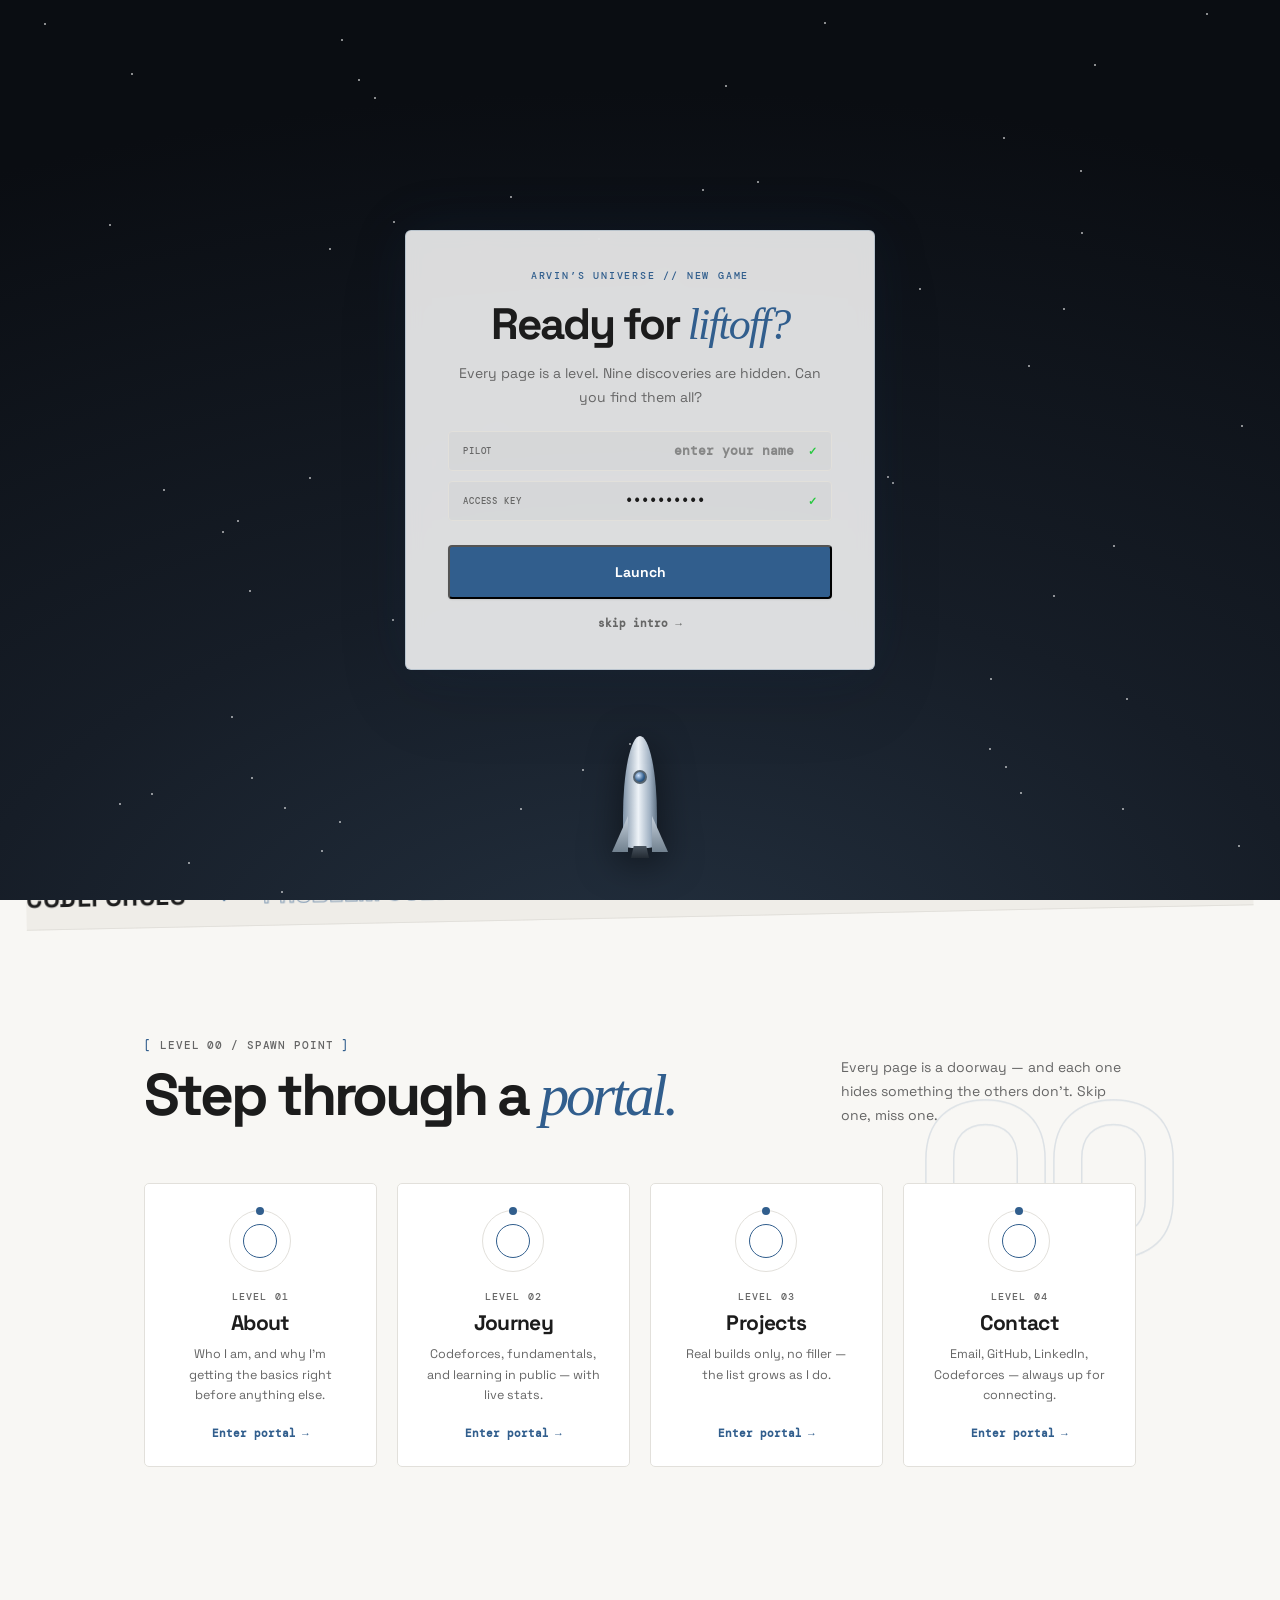
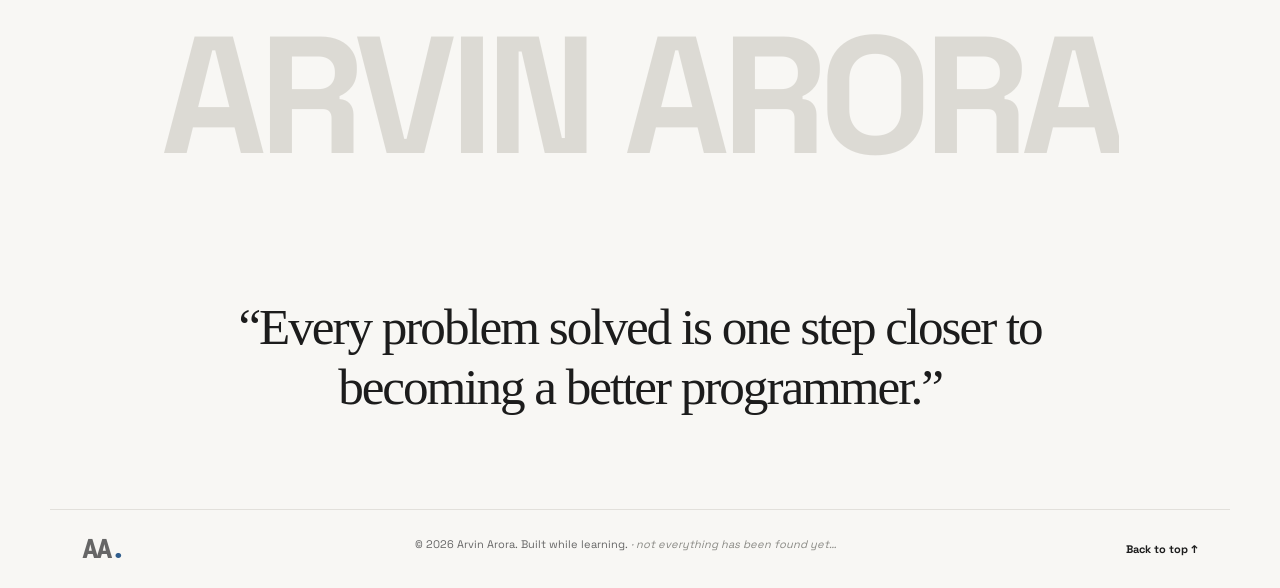
<file: index.html>
<!DOCTYPE html>
<html lang="en">
<head>
  <meta charset="UTF-8">
  <meta name="viewport" content="width=device-width, initial-scale=1.0">
  <meta name="description" content="Arvin Arora — aspiring software developer and first-year student at Scaler School of Technology, sharpening fundamentals through competitive programming on Codeforces.">
  <meta name="theme-color" content="#f8f7f4">
  <meta property="og:type" content="website">
  <meta property="og:title" content="Arvin Arora | Aspiring Software Developer">
  <meta property="og:description" content="First-year student at Scaler School of Technology, building fundamentals one Codeforces problem at a time.">
  <meta property="og:url" content="https://arvin-arora.github.io/">
  <meta property="og:image" content="https://arvin-arora.github.io/assets/arvin-1.jpg">
  <meta name="twitter:card" content="summary">
  <meta name="twitter:title" content="Arvin Arora | Aspiring Software Developer">
  <meta name="twitter:description" content="First-year student at Scaler School of Technology, building fundamentals one Codeforces problem at a time.">
  <meta name="twitter:image" content="https://arvin-arora.github.io/assets/arvin-1.jpg">
  <link rel="canonical" href="https://arvin-arora.github.io/">
  <title>Arvin Arora | Aspiring Software Developer</title>
  <script type="application/ld+json">
  {
    "@context": "https://schema.org",
    "@type": "Person",
    "name": "Arvin Arora",
    "url": "https://arvin-arora.github.io/",
    "image": "https://arvin-arora.github.io/assets/arvin-1.jpg",
    "jobTitle": "Aspiring Software Developer",
    "affiliation": { "@type": "CollegeOrUniversity", "name": "Scaler School of Technology" },
    "sameAs": [
      "https://github.com/arvin-arora",
      "https://www.linkedin.com/in/arvin-arora-0bb939426/",
      "https://codeforces.com/profile/Arvin2417"
    ]
  }
  </script>
  <link rel="icon" href="data:image/svg+xml,%3Csvg xmlns='http://www.w3.org/2000/svg' viewBox='0 0 64 64'%3E%3Crect width='64' height='64' rx='14' fill='%23ffffff'/%3E%3Ctext x='32' y='42' font-family='monospace' font-size='30' font-weight='700' fill='%23315e8d' text-anchor='middle'%3EA%3C/text%3E%3C/svg%3E">
  <link rel="preconnect" href="https://fonts.googleapis.com">
  <link rel="preconnect" href="https://fonts.gstatic.com" crossorigin>
  <link href="https://fonts.googleapis.com/css2?family=DM+Mono:wght@400;500&family=Space+Grotesk:wght@400;500;600;700&display=swap" rel="stylesheet">
  <link rel="stylesheet" href="style.css?v=52">
</head>
<body>
  <div class="entry-screen" id="entryScreen">
    <div class="entry-stars" id="entryStars" aria-hidden="true"></div>
    <div class="entry-card">
      <p class="entry-eyebrow">ARVIN’S UNIVERSE // NEW GAME</p>
      <h2>Ready for <em>liftoff?</em></h2>
      <p class="entry-sub">Every page is a level. Nine discoveries are hidden. Can you find them all?</p>
      <div class="entry-field entry-name"><small>PILOT</small><input id="pilotName" type="text" maxlength="24" placeholder="enter your name" autocomplete="off" aria-label="Your name"><span class="ok">✓</span></div>
      <div class="entry-field"><small>ACCESS KEY</small><b>••••••••••</b><span class="ok">✓</span></div>
      <button class="button button-primary entry-btn" id="entryBtn" type="button">Launch</button>
      <button class="entry-skip" id="entrySkip" type="button">skip intro →</button>
    </div>
    <div class="entry-rocket" aria-hidden="true"><div class="r-body"><span class="r-window"></span></div><div class="r-fin r-fin-l"></div><div class="r-fin r-fin-r"></div><div class="r-nozzle"></div><div class="r-flame"><i></i><i></i></div></div>
  </div>
  <canvas id="bgCanvas" aria-hidden="true"></canvas>
  <div class="ambient" aria-hidden="true"><i></i><i></i><i></i></div>
  <div class="cursor-dot" id="cursorDot" aria-hidden="true"></div>
  <div class="cursor-ring" id="cursorRing" aria-hidden="true"></div>
  <header class="site-header" id="siteHeader">
    <a class="brand" href="#home" aria-label="Arvin Arora home">A<i>rvin&nbsp;</i>A<i>rora</i><span>.</span></a>
    <div class="header-right">
      <nav aria-label="Main navigation"><a href="about.html">About</a><a href="journey.html">Journey</a><a href="projects.html">Projects</a><a href="contact.html">Contact</a></nav>
      <button class="music-toggle" id="musicToggle" type="button" aria-label="Play background music" aria-pressed="false" title="Ambient music"><span class="eq"><i></i><i></i><i></i></span></button>
    </div>
    <div class="progress-bar" id="progressBar" aria-hidden="true"></div>
  </header>
  <main>
    <section class="hero" id="home">
      <div class="aurora" aria-hidden="true"><i></i><i></i><i></i></div>
      <div class="hero-photo" aria-hidden="true"><img src="assets/arvin-1.jpg" alt="" loading="lazy" onerror="this.parentElement.style.display='none'"></div>
      <div class="hero-copy">
        <p class="eyebrow hero-in" style="--d:0s"><span></span> Currently: building the foundation</p>
        <h1 class="hero-in" style="--d:.1s" aria-label="Hey, I’m Arvin — an aspiring Software Developer.">Hey, I’m <span class="glitch" data-text="Arvin">Arvin</span> —<br>an Aspiring<br><span class="type-slot"><span id="typeText">Software Developer.</span><span class="type-caret" aria-hidden="true"></span></span></h1>
        <p class="hero-description hero-in" style="--d:.22s">First-year student at Scaler School of Technology, sharpening my fundamentals through consistent problem-solving and competitive programming.</p>
        <div class="hero-actions hero-in" style="--d:.32s"><a class="button button-primary" href="journey.html">Explore my journey <span aria-hidden="true">→</span></a><a class="text-link" href="contact.html">Get in touch <span aria-hidden="true">↗</span></a></div>
        <div class="hero-stats hero-in" style="--d:.42s">
          <div class="stat-chip"><b>Year 1</b><span>Scaler School of Tech</span></div>
          <div class="stat-chip"><b id="heroCfCount">—</b><span>Solved on Codeforces</span></div>
          <div class="stat-chip flip-chip"><b>01</b><span class="flip-label"><i class="fl-a">Project built</i><i class="fl-b">vibe coded ✨</i></span></div>
        </div>
        <p class="whisper hero-in" style="--d:.52s">9 discoveries are hidden across this site — the counter up top keeps score.</p>
      </div>
      <div class="hero-art hero-in" style="--d:.18s" aria-hidden="true"><div class="orbit orbit-one"></div><div class="orbit orbit-two"></div><div class="terminal"><div class="terminal-bar"><i></i><i></i><i></i><span>arvin@sst — bash</span></div><div class="terminal-body" id="termBody"></div></div><div class="floating-card card-code"><span>&lt;/&gt;</span><small>learning by doing</small></div><div class="floating-card card-dot"><i></i><small>open to learning</small></div></div>
      <div class="scroll-hint" aria-hidden="true"><b></b>SCROLL TO EXPLORE</div>
    </section>
    <div class="marquee" aria-hidden="true"><div class="marquee-track"><span>Codeforces</span><i>◆</i><span class="outline">Problem Solving</span><i>◆</i><span>Web Development</span><i>◆</i><span class="outline">Algorithms</span><i>◆</i><span>Data Structures</span><i>◆</i><span class="outline">Fundamentals</span><i>◆</i><span>Codeforces</span><i>◆</i><span class="outline">Problem Solving</span><i>◆</i><span>Web Development</span><i>◆</i><span class="outline">Algorithms</span><i>◆</i><span>Data Structures</span><i>◆</i><span class="outline">Fundamentals</span><i>◆</i></div></div>
    <section class="explore section" id="explore" data-ghost="00">
      <div class="section-heading reveal"><div><p class="section-label">LEVEL 00 / SPAWN POINT</p><h2>Step through a <em>portal.</em></h2></div><p>Every page is a doorway — and each one hides something the others don’t. Skip one, miss one.</p></div>
      <div class="explore-grid">
        <a class="portal-card reveal" href="about.html"><span class="portal-ring-mini" aria-hidden="true"></span><span class="pc-num">LEVEL 01</span><h3>About</h3><p>Who I am, and why I’m getting the basics right before anything else.</p><span class="pc-go">Enter portal <i>→</i></span></a>
        <a class="portal-card reveal" href="journey.html"><span class="portal-ring-mini" aria-hidden="true"></span><span class="pc-num">LEVEL 02</span><h3>Journey</h3><p>Codeforces, fundamentals, and learning in public — with live stats.</p><span class="pc-go">Enter portal <i>→</i></span></a>
        <a class="portal-card reveal" href="projects.html"><span class="portal-ring-mini" aria-hidden="true"></span><span class="pc-num">LEVEL 03</span><h3>Projects</h3><p>Real builds only, no filler — the list grows as I do.</p><span class="pc-go">Enter portal <i>→</i></span></a>
        <a class="portal-card reveal" href="contact.html"><span class="portal-ring-mini" aria-hidden="true"></span><span class="pc-num">LEVEL 04</span><h3>Contact</h3><p>Email, GitHub, LinkedIn, Codeforces — always up for connecting.</p><span class="pc-go">Enter portal <i>→</i></span></a>
      </div>
    </section>
    <section class="namewall section" aria-label="Arvin Arora"><h2 class="scroll-name" id="scrollName">ARVIN&nbsp;ARORA</h2></section>
    <section class="quote section"><p class="reveal">“Every problem solved is one step closer to becoming a better programmer.”</p></section>
  </main>
  <footer><a class="brand" href="#home">AA<span>.</span></a><p>© 2026 Arvin Arora. Built while learning. <span class="whisper-inline">· not everything has been found yet…</span></p><a href="#home">Back to top ↑</a></footer>
  <div class="portal-overlay" id="portalOverlay" aria-hidden="true"><div class="iris"></div><div class="ring"></div></div>
  <script src="script.js?v=37"></script>
</body>
</html>
</file>
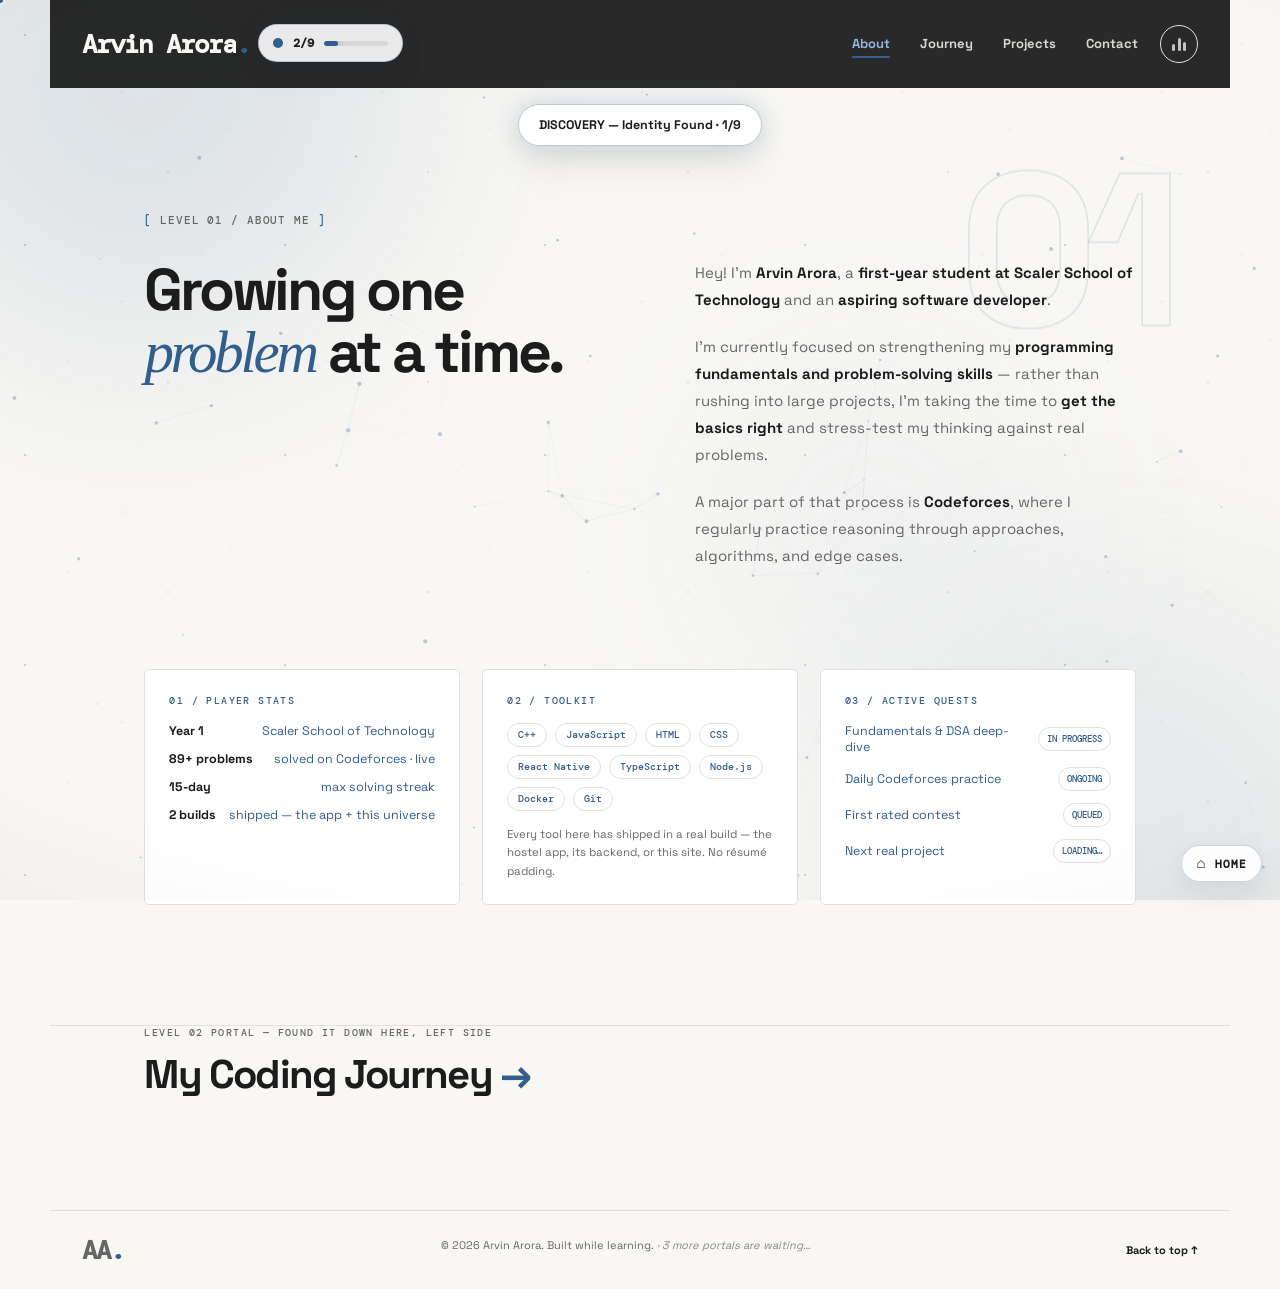
<file: about.html>
<!DOCTYPE html>
<html lang="en">
<head>
  <meta charset="UTF-8">
  <meta name="viewport" content="width=device-width, initial-scale=1.0">
  <meta name="description" content="About Arvin Arora — first-year student at Scaler School of Technology focused on programming fundamentals, DSA, and competitive programming.">
  <meta name="theme-color" content="#f8f7f4">
  <meta property="og:type" content="website">
  <meta property="og:title" content="About | Arvin Arora">
  <meta property="og:description" content="First-year student at Scaler School of Technology, building fundamentals one Codeforces problem at a time.">
  <meta property="og:url" content="https://arvin-arora.github.io/about.html">
  <meta property="og:image" content="https://arvin-arora.github.io/assets/arvin-1.jpg">
  <meta name="twitter:card" content="summary">
  <meta name="twitter:title" content="About | Arvin Arora">
  <meta name="twitter:description" content="First-year student at Scaler School of Technology, building fundamentals one Codeforces problem at a time.">
  <link rel="canonical" href="https://arvin-arora.github.io/about.html">
  <title>About | Arvin Arora</title>
  <link rel="icon" href="data:image/svg+xml,%3Csvg xmlns='http://www.w3.org/2000/svg' viewBox='0 0 64 64'%3E%3Crect width='64' height='64' rx='14' fill='%23ffffff'/%3E%3Ctext x='32' y='42' font-family='monospace' font-size='30' font-weight='700' fill='%23315e8d' text-anchor='middle'%3EA%3C/text%3E%3C/svg%3E">
  <link rel="preconnect" href="https://fonts.googleapis.com">
  <link rel="preconnect" href="https://fonts.gstatic.com" crossorigin>
  <link href="https://fonts.googleapis.com/css2?family=DM+Mono:wght@400;500&family=Space+Grotesk:wght@400;500;600;700&display=swap" rel="stylesheet">
  <link rel="stylesheet" href="style.css?v=52">
</head>
<body>
  <canvas id="bgCanvas" aria-hidden="true"></canvas>
  <div class="ambient" aria-hidden="true"><i></i><i></i><i></i></div>
  <div class="cursor-dot" id="cursorDot" aria-hidden="true"></div>
  <div class="cursor-ring" id="cursorRing" aria-hidden="true"></div>
  <header class="site-header" id="siteHeader">
    <a class="brand" href="index.html" aria-label="Arvin Arora home">A<i>rvin&nbsp;</i>A<i>rora</i><span>.</span></a>
    <div class="header-right">
      <nav aria-label="Main navigation"><a href="about.html" class="is-active">About</a><a href="journey.html">Journey</a><a href="projects.html">Projects</a><a href="contact.html">Contact</a></nav>
      <button class="music-toggle" id="musicToggle" type="button" aria-label="Play background music" aria-pressed="false" title="Ambient music"><span class="eq"><i></i><i></i><i></i></span></button>
    </div>
    <div class="progress-bar" id="progressBar" aria-hidden="true"></div>
  </header>
  <main>
    <section class="about section" id="about" data-ghost="01">
      <div class="section-label-row reveal"><p class="section-label">LEVEL 01 / ABOUT ME</p><div class="section-details"><h4>Quick facts</h4><ul><li>First-year student at Scaler School of Technology</li><li>Focus: fundamentals, DSA &amp; competitive programming</li><li><span class="cf-count">89+</span> problems solved on Codeforces (Arvin2417)</li><li>First real project shipped: Hostel Attendance App</li></ul></div></div>
      <div class="about-grid"><h2 class="reveal">Growing one<br><em>problem</em> at a time.</h2><div class="about-copy reveal"><p>Hey! I’m <strong class="hl-name">Arvin Arora</strong>, a <strong>first-year student at Scaler School of Technology</strong> and an <strong>aspiring software developer</strong>.</p><p>I’m currently focused on strengthening my <strong>programming fundamentals and problem-solving skills</strong> — rather than rushing into large projects, I’m taking the time to <strong>get the basics right</strong> and stress-test my thinking against real problems.</p><p>A major part of that process is <strong>Codeforces</strong>, where I regularly practice reasoning through approaches, algorithms, and edge cases.</p></div></div>
      <div class="about-cards">
        <div class="about-card reveal"><h4>01 / PLAYER STATS</h4><ul>
          <li><b>Year 1</b><span>Scaler School of Technology</span></li>
          <li><b><span class="cf-count">89+</span> problems</b><span>solved on Codeforces · live</span></li>
          <li><b><span id="cfStreak">15</span>-day</b><span>max solving streak</span></li>
          <li><b>2 builds</b><span>shipped — the app + this universe</span></li>
        </ul></div>
        <div class="about-card reveal"><h4>02 / TOOLKIT</h4><div class="project-tags"><span>C++</span><span>JavaScript</span><span>HTML</span><span>CSS</span><span>React Native</span><span>TypeScript</span><span>Node.js</span><span>Docker</span><span>Git</span></div><p>Every tool here has shipped in a real build — the hostel app, its backend, or this site. No résumé padding.</p></div>
        <div class="about-card reveal"><h4>03 / ACTIVE QUESTS</h4><ul>
          <li>Fundamentals &amp; DSA deep-dive<span class="status">IN PROGRESS</span></li>
          <li>Daily Codeforces practice<span class="status">ONGOING</span></li>
          <li>First rated contest<span class="status">QUEUED</span></li>
          <li>Next real project<span class="status">LOADING…</span></li>
        </ul></div>
      </div>
    </section>
    <div class="page-next pn-left"><a href="journey.html"><small>LEVEL 02 PORTAL — FOUND IT DOWN HERE, LEFT SIDE</small><b>My Coding Journey <i>→</i></b></a></div>
  </main>
  <footer><a class="brand" href="index.html">AA<span>.</span></a><p>© 2026 Arvin Arora. Built while learning. <span class="whisper-inline">· 3 more portals are waiting…</span></p><a href="#">Back to top ↑</a></footer>
  <div class="portal-overlay" id="portalOverlay" aria-hidden="true"><div class="iris"></div><div class="ring"></div></div>
  <script src="script.js?v=37"></script>
</body>
</html>
</file>
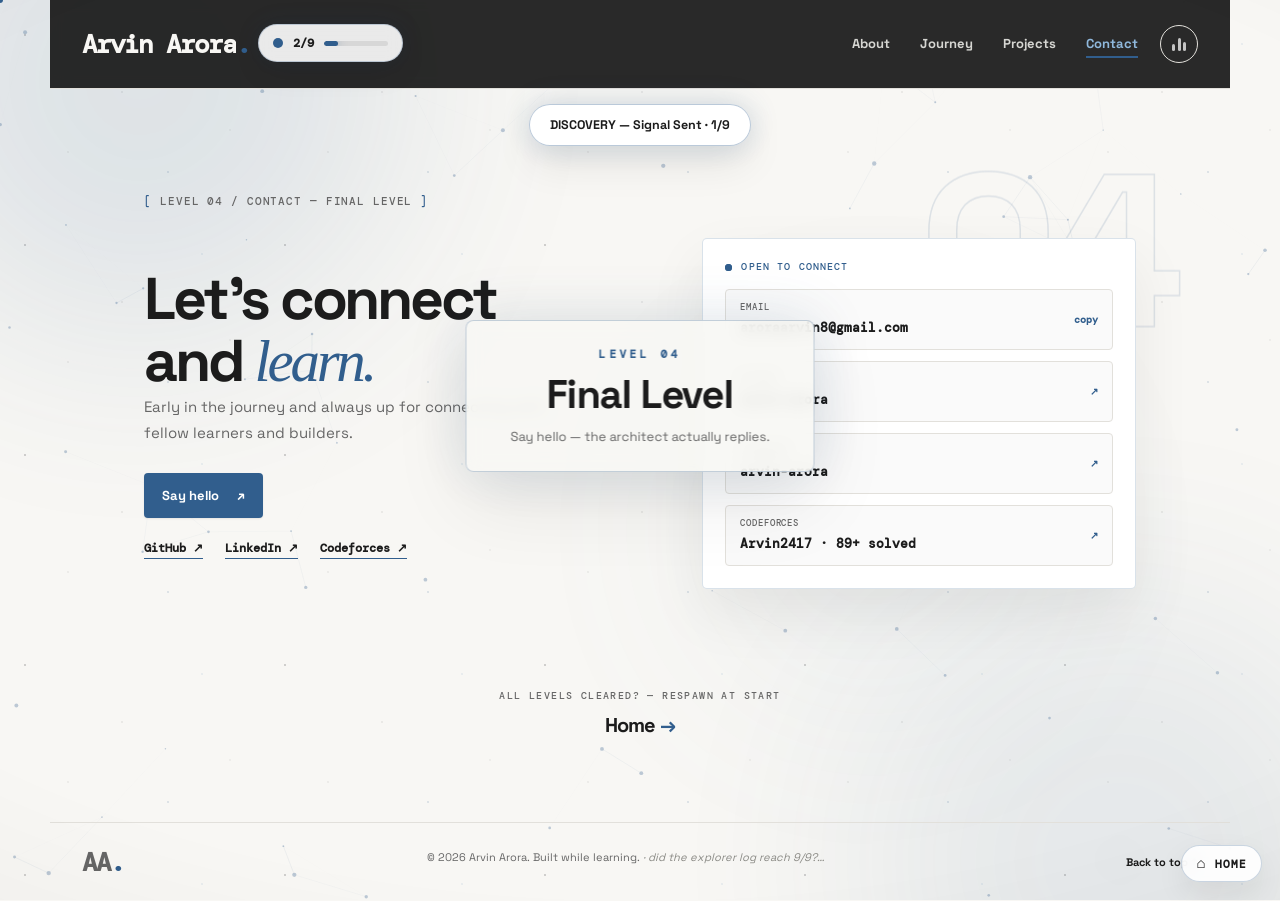
<file: contact.html>
<!DOCTYPE html>
<html lang="en">
<head>
  <meta charset="UTF-8">
  <meta name="viewport" content="width=device-width, initial-scale=1.0">
  <meta name="description" content="Contact Arvin Arora — email, GitHub, LinkedIn, and Codeforces. Early in the journey and always up for connecting with fellow learners and builders.">
  <meta name="theme-color" content="#f8f7f4">
  <meta property="og:type" content="website">
  <meta property="og:title" content="Contact | Arvin Arora">
  <meta property="og:description" content="Email, GitHub, LinkedIn, Codeforces — always up for connecting.">
  <meta property="og:url" content="https://arvin-arora.github.io/contact.html">
  <meta property="og:image" content="https://arvin-arora.github.io/assets/arvin-1.jpg">
  <meta name="twitter:card" content="summary">
  <meta name="twitter:title" content="Contact | Arvin Arora">
  <meta name="twitter:description" content="Email, GitHub, LinkedIn, Codeforces — always up for connecting.">
  <link rel="canonical" href="https://arvin-arora.github.io/contact.html">
  <title>Contact | Arvin Arora</title>
  <link rel="icon" href="data:image/svg+xml,%3Csvg xmlns='http://www.w3.org/2000/svg' viewBox='0 0 64 64'%3E%3Crect width='64' height='64' rx='14' fill='%23ffffff'/%3E%3Ctext x='32' y='42' font-family='monospace' font-size='30' font-weight='700' fill='%23315e8d' text-anchor='middle'%3EA%3C/text%3E%3C/svg%3E">
  <link rel="preconnect" href="https://fonts.googleapis.com">
  <link rel="preconnect" href="https://fonts.gstatic.com" crossorigin>
  <link href="https://fonts.googleapis.com/css2?family=DM+Mono:wght@400;500&family=Space+Grotesk:wght@400;500;600;700&display=swap" rel="stylesheet">
  <link rel="stylesheet" href="style.css?v=52">
</head>
<body>
  <canvas id="bgCanvas" aria-hidden="true"></canvas>
  <div class="ambient" aria-hidden="true"><i></i><i></i><i></i></div>
  <div class="cursor-dot" id="cursorDot" aria-hidden="true"></div>
  <div class="cursor-ring" id="cursorRing" aria-hidden="true"></div>
  <header class="site-header" id="siteHeader">
    <a class="brand" href="index.html" aria-label="Arvin Arora home">A<i>rvin&nbsp;</i>A<i>rora</i><span>.</span></a>
    <div class="header-right">
      <nav aria-label="Main navigation"><a href="about.html">About</a><a href="journey.html">Journey</a><a href="projects.html">Projects</a><a href="contact.html" class="is-active">Contact</a></nav>
      <button class="music-toggle" id="musicToggle" type="button" aria-label="Play background music" aria-pressed="false" title="Ambient music"><span class="eq"><i></i><i></i><i></i></span></button>
    </div>
    <div class="progress-bar" id="progressBar" aria-hidden="true"></div>
  </header>
  <main>
    <section class="contact section" id="contact" data-ghost="04"><div class="section-label-row reveal"><p class="section-label">LEVEL 04 / CONTACT — FINAL LEVEL</p><div class="section-details"><h4>Reach me</h4><ul><li>Email: aroraarvin8@gmail.com</li><li>GitHub: arvin-arora</li><li>LinkedIn: arvin-arora</li><li>Codeforces: Arvin2417</li></ul></div></div><div class="contact-grid"><div class="contact-content reveal"><h2>Let’s connect<br>and <em>learn.</em></h2><p>Early in the journey and always up for connecting with fellow learners and builders.</p><a class="button button-primary" href="mailto:aroraarvin8@gmail.com">Say hello <span aria-hidden="true">↗</span></a><div class="social-links"><a href="https://github.com/arvin-arora" target="_blank" rel="noopener">GitHub ↗</a><a href="https://www.linkedin.com/in/arvin-arora-0bb939426/" target="_blank" rel="noopener">LinkedIn ↗</a><a href="https://codeforces.com/profile/Arvin2417" target="_blank" rel="noopener">Codeforces ↗</a></div></div><aside class="connect-card reveal"><div class="cc-top"><span class="pulse"></span><span>OPEN TO CONNECT</span></div><div class="cc-row" id="copyEmail" role="button" tabindex="0" aria-label="Copy email address"><div><small>EMAIL</small><b>aroraarvin8@gmail.com</b></div><span class="cc-action" id="copyLabel">copy</span></div><a class="cc-row" href="https://github.com/arvin-arora" target="_blank" rel="noopener"><div><small>GITHUB</small><b>arvin-arora</b></div><span class="cc-action">↗</span></a><a class="cc-row" href="https://www.linkedin.com/in/arvin-arora-0bb939426/" target="_blank" rel="noopener"><div><small>LINKEDIN</small><b>arvin-arora</b></div><span class="cc-action">↗</span></a><a class="cc-row" href="https://codeforces.com/profile/Arvin2417" target="_blank" rel="noopener"><div><small>CODEFORCES</small><b>Arvin2417 · <span class="cf-count">89+</span> solved</b></div><span class="cc-action">↗</span></a></aside></div></section>
    <div class="page-next pn-mini"><a href="index.html"><small>ALL LEVELS CLEARED? — RESPAWN AT START</small><b>Home <i>→</i></b></a></div>
  </main>
  <footer><a class="brand" href="index.html">AA<span>.</span></a><p>© 2026 Arvin Arora. Built while learning. <span class="whisper-inline">· did the explorer log reach 9/9?…</span></p><a href="#">Back to top ↑</a></footer>
  <div class="portal-overlay" id="portalOverlay" aria-hidden="true"><div class="iris"></div><div class="ring"></div></div>
  <script src="script.js?v=37"></script>
</body>
</html>
</file>
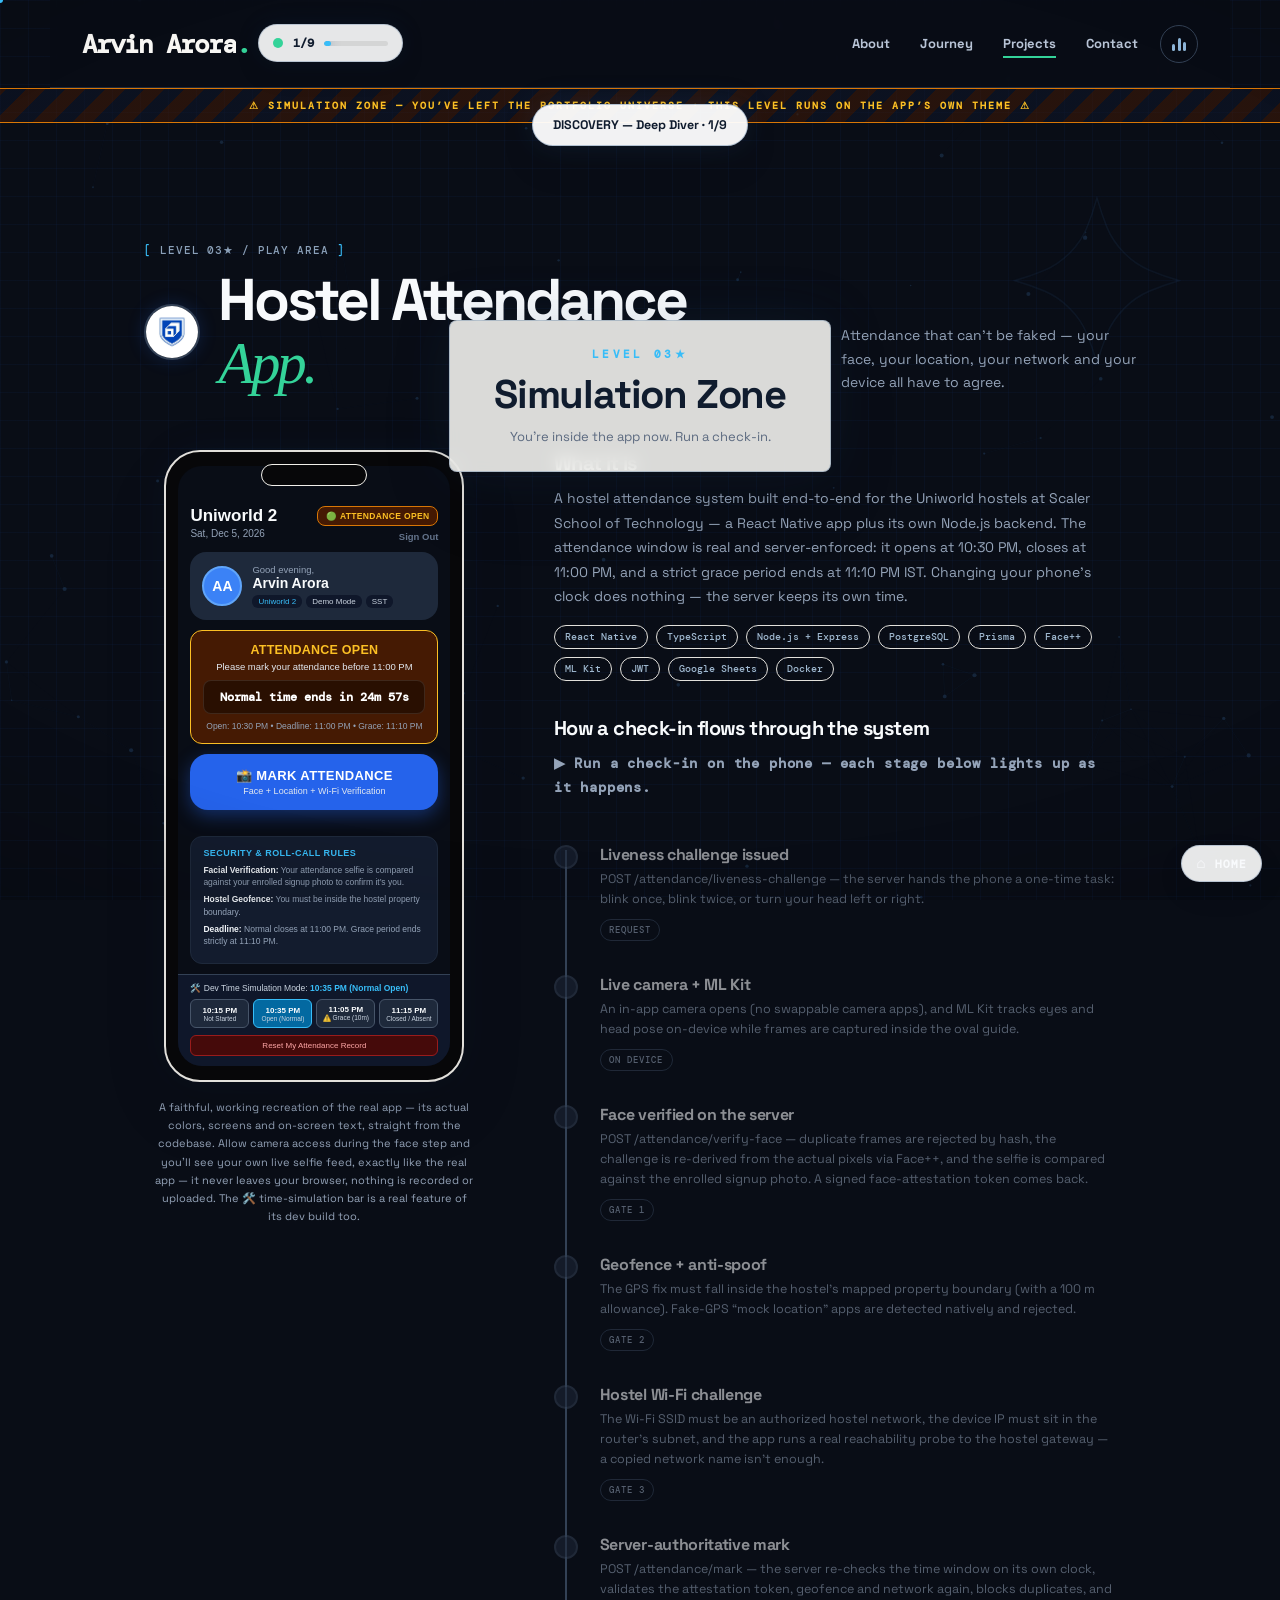
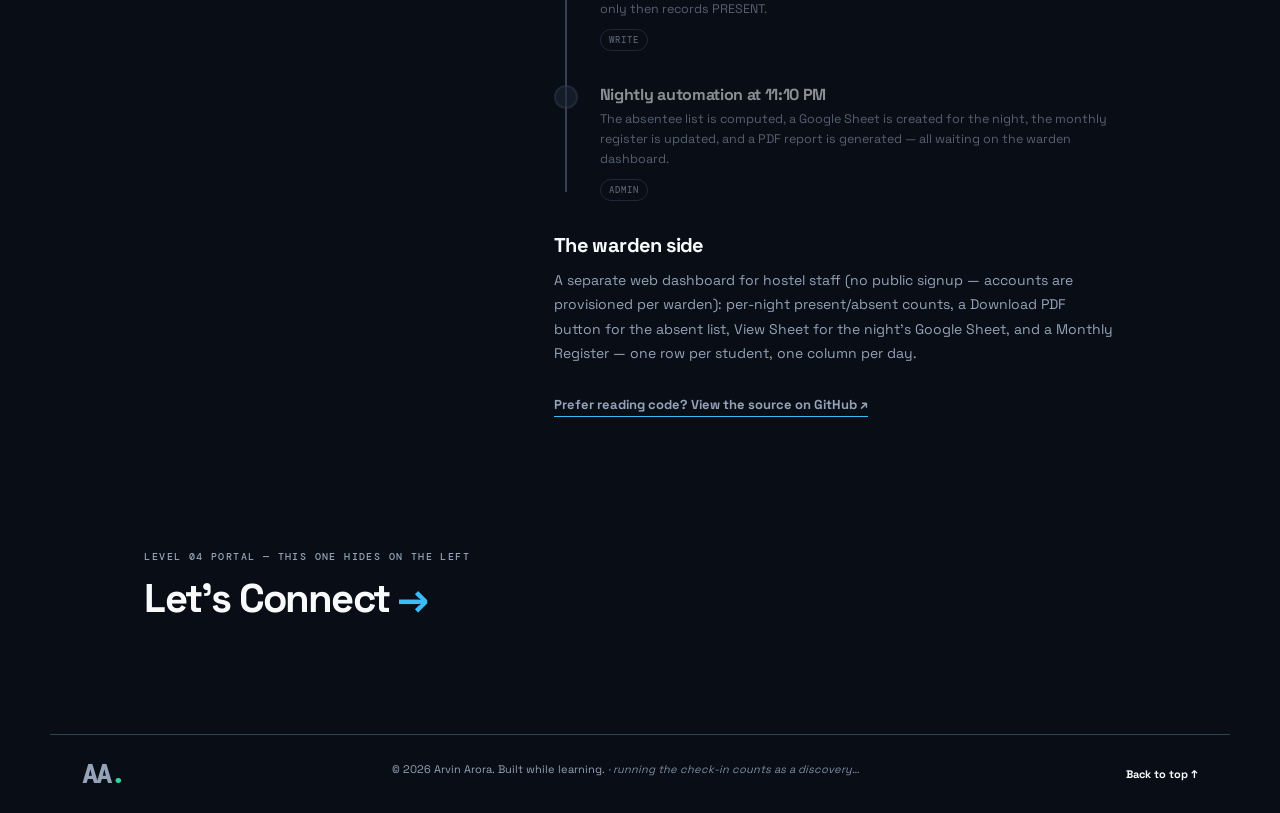
<file: hostel-app.html>
<!DOCTYPE html>
<html lang="en">
<head>
  <meta charset="UTF-8">
  <meta name="viewport" content="width=device-width, initial-scale=1.0">
  <meta name="description" content="Case study of Arvin Arora's Hostel Attendance App — a working recreation of the real app's check-in flow: liveness challenge, Face++ verification, geofence, Wi-Fi gateway checks and a server-authoritative attendance record.">
  <meta name="theme-color" content="#090D16">
  <meta property="og:type" content="website">
  <meta property="og:title" content="Hostel Attendance App | Arvin Arora">
  <meta property="og:description" content="Attendance that can’t be faked — run a faithful simulation of the real app’s check-in flow.">
  <meta property="og:url" content="https://arvin-arora.github.io/hostel-app.html">
  <meta property="og:image" content="https://arvin-arora.github.io/assets/hostel-logo.jpeg">
  <meta name="twitter:card" content="summary">
  <meta name="twitter:title" content="Hostel Attendance App | Arvin Arora">
  <meta name="twitter:description" content="Attendance that can’t be faked — run a faithful simulation of the real app’s check-in flow.">
  <link rel="canonical" href="https://arvin-arora.github.io/hostel-app.html">
  <title>Hostel Attendance App | Arvin Arora</title>
  <link rel="icon" href="assets/hostel-logo.jpeg">
  <link rel="preconnect" href="https://fonts.googleapis.com">
  <link rel="preconnect" href="https://fonts.gstatic.com" crossorigin>
  <link href="https://fonts.googleapis.com/css2?family=DM+Mono:wght@400;500&family=Space+Grotesk:wght@400;500;600;700&display=swap" rel="stylesheet">
  <link rel="stylesheet" href="style.css?v=52">
</head>
<body class="app-zone">
  <canvas id="bgCanvas" aria-hidden="true"></canvas>
  <div class="ambient" aria-hidden="true"><i></i><i></i><i></i></div>
  <div class="cursor-dot" id="cursorDot" aria-hidden="true"></div>
  <div class="cursor-ring" id="cursorRing" aria-hidden="true"></div>
  <header class="site-header" id="siteHeader">
    <a class="brand" href="index.html" aria-label="Arvin Arora home">A<i>rvin&nbsp;</i>A<i>rora</i><span>.</span></a>
    <div class="header-right">
      <nav aria-label="Main navigation"><a href="about.html">About</a><a href="journey.html">Journey</a><a href="projects.html" class="is-active">Projects</a><a href="contact.html">Contact</a></nav>
      <button class="music-toggle" id="musicToggle" type="button" aria-label="Play background music" aria-pressed="false" title="Ambient music"><span class="eq"><i></i><i></i><i></i></span></button>
    </div>
    <div class="progress-bar" id="progressBar" aria-hidden="true"></div>
  </header>
  <div class="zone-tape">⚠ SIMULATION ZONE — YOU’VE LEFT THE PORTFOLIO UNIVERSE · THIS LEVEL RUNS ON THE APP’S OWN THEME ⚠</div>
  <main>
    <section class="showcase section" id="hostel" data-ghost="✦">
      <div class="section-heading reveal"><div><p class="section-label">LEVEL 03★ / PLAY AREA</p><h2 class="app-title"><img class="app-logo" src="assets/hostel-logo.jpeg" alt="Hostel Attendance App logo"><span>Hostel Attendance <em>App.</em></span></h2></div><p>Attendance that can’t be faked — your face, your location, your network and your device all have to agree.</p></div>
      <div class="showcase-grid">
        <div class="reveal">
          <div class="phone">
            <div class="phone-screen rn-screen">
              <div class="rn-head"><div><b>Uniworld 2</b><small id="rnDate"></small></div><div class="rn-head-r"><span class="rn-badge b-open" id="rnBadge">🟢 ATTENDANCE OPEN</span><span class="rn-signout">Sign Out</span></div></div>
              <div class="rn-profile"><span class="rn-avatar">AA</span><div><small>Good evening,</small><b>Arvin Arora</b><div class="rn-chips"><i class="hl">Uniworld 2</i><i>Demo Mode</i><i>SST</i></div></div></div>
              <div class="rn-card b-open" id="rnCard"></div>
              <div id="rnAction"></div>
              <div class="rn-rules"><h5>SECURITY &amp; ROLL-CALL RULES</h5><p><b>Facial Verification:</b> Your attendance selfie is compared against your enrolled signup photo to confirm it’s you.</p><p><b>Hostel Geofence:</b> You must be inside the hostel property boundary.</p><p><b>Deadline:</b> Normal closes at 11:00 PM. Grace period ends strictly at 11:10 PM.</p></div>
              <div class="rn-devbar"><small>🛠️ Dev Time Simulation Mode: <b id="rnSimLabel">10:35 PM (Normal Open)</b></small><div class="rn-sims" id="rnSims"></div><button class="rn-reset" id="rnReset" type="button">Reset My Attendance Record</button></div>
              <div class="rn-camera" id="rnCamera" hidden><video id="rnCamFeed" autoplay playsinline muted hidden></video><div class="rn-oval" aria-hidden="true"></div><div class="rn-facemoji" id="rnFacemoji" aria-hidden="true">🙂</div><p id="rnCamStatus">Position your face in the frame</p></div>
              <div class="rn-verify" id="rnVerify" hidden><div class="rn-vcard"><h6 id="rnVTitle">⚡ Live Attendance Verification</h6><p id="rnVSub">Performing server-authoritative multi-factor checks.</p><div id="rnVSteps"></div><p class="rn-vfoot" id="rnVFoot">Validating with authorized servers...</p><button id="rnVDone" class="rn-done" type="button" hidden>Done</button></div></div>
            </div>
          </div>
          <p class="phone-caption">A faithful, working recreation of the real app — its actual colors, screens and on-screen text, straight from the codebase. Allow camera access during the face step and you’ll see your own live selfie feed, exactly like the real app — it never leaves your browser, nothing is recorded or uploaded. The 🛠️ time-simulation bar is a real feature of its dev build too.</p>
        </div>
        <div class="showcase-copy reveal">
          <h3>What it is</h3>
          <p>A hostel attendance system built end-to-end for the Uniworld hostels at Scaler School of Technology — a React Native app plus its own Node.js backend. The attendance window is real and server-enforced: it opens at 10:30 PM, closes at 11:00 PM, and a strict grace period ends at 11:10 PM IST. Changing your phone’s clock does nothing — the server keeps its own time.</p>
          <div class="project-tags"><span>React Native</span><span>TypeScript</span><span>Node.js + Express</span><span>PostgreSQL</span><span>Prisma</span><span>Face++</span><span>ML Kit</span><span>JWT</span><span>Google Sheets</span><span>Docker</span></div>
          <h3>How a check-in flows through the system</h3>
          <p class="flow-hint">▶ Run a check-in on the phone — each stage below lights up as it happens.</p>
          <ol class="road" id="appFlow">
            <li class="reveal"><span class="node"></span><div><b>Liveness challenge issued</b><p>POST /attendance/liveness-challenge — the server hands the phone a one-time task: blink once, blink twice, or turn your head left or right.</p><em>REQUEST</em></div></li>
            <li class="reveal"><span class="node"></span><div><b>Live camera + ML Kit</b><p>An in-app camera opens (no swappable camera apps), and ML Kit tracks eyes and head pose on-device while frames are captured inside the oval guide.</p><em>ON DEVICE</em></div></li>
            <li class="reveal"><span class="node"></span><div><b>Face verified on the server</b><p>POST /attendance/verify-face — duplicate frames are rejected by hash, the challenge is re-derived from the actual pixels via Face++, and the selfie is compared against the enrolled signup photo. A signed face-attestation token comes back.</p><em>GATE 1</em></div></li>
            <li class="reveal"><span class="node"></span><div><b>Geofence + anti-spoof</b><p>The GPS fix must fall inside the hostel’s mapped property boundary (with a 100 m allowance). Fake-GPS “mock location” apps are detected natively and rejected.</p><em>GATE 2</em></div></li>
            <li class="reveal"><span class="node"></span><div><b>Hostel Wi-Fi challenge</b><p>The Wi-Fi SSID must be an authorized hostel network, the device IP must sit in the router’s subnet, and the app runs a real reachability probe to the hostel gateway — a copied network name isn’t enough.</p><em>GATE 3</em></div></li>
            <li class="reveal"><span class="node"></span><div><b>Server-authoritative mark</b><p>POST /attendance/mark — the server re-checks the time window on its own clock, validates the attestation token, geofence and network again, blocks duplicates, and only then records PRESENT.</p><em>WRITE</em></div></li>
            <li class="reveal"><span class="node"></span><div><b>Nightly automation at 11:10 PM</b><p>The absentee list is computed, a Google Sheet is created for the night, the monthly register is updated, and a PDF report is generated — all waiting on the warden dashboard.</p><em>ADMIN</em></div></li>
          </ol>
          <h3>The warden side</h3>
          <p>A separate web dashboard for hostel staff (no public signup — accounts are provisioned per warden): per-night present/absent counts, a Download PDF button for the absent list, View Sheet for the night’s Google Sheet, and a Monthly Register — one row per student, one column per day.</p>
          <p style="margin-top:26px"><a class="text-link" href="https://github.com/arvin-arora/Hostel-Attendance-app" target="_blank" rel="noopener">Prefer reading code? View the source on GitHub <span aria-hidden="true">↗</span></a></p>
        </div>
      </div>
    </section>
    <div class="page-next pn-left"><a href="contact.html"><small>LEVEL 04 PORTAL — THIS ONE HIDES ON THE LEFT</small><b>Let’s Connect <i>→</i></b></a></div>
  </main>
  <footer><a class="brand" href="index.html">AA<span>.</span></a><p>© 2026 Arvin Arora. Built while learning. <span class="whisper-inline">· running the check-in counts as a discovery…</span></p><a href="#">Back to top ↑</a></footer>
  <div class="portal-overlay" id="portalOverlay" aria-hidden="true"><div class="iris"></div><div class="ring"></div></div>
  <script src="script.js?v=37"></script>
</body>
</html>
</file>
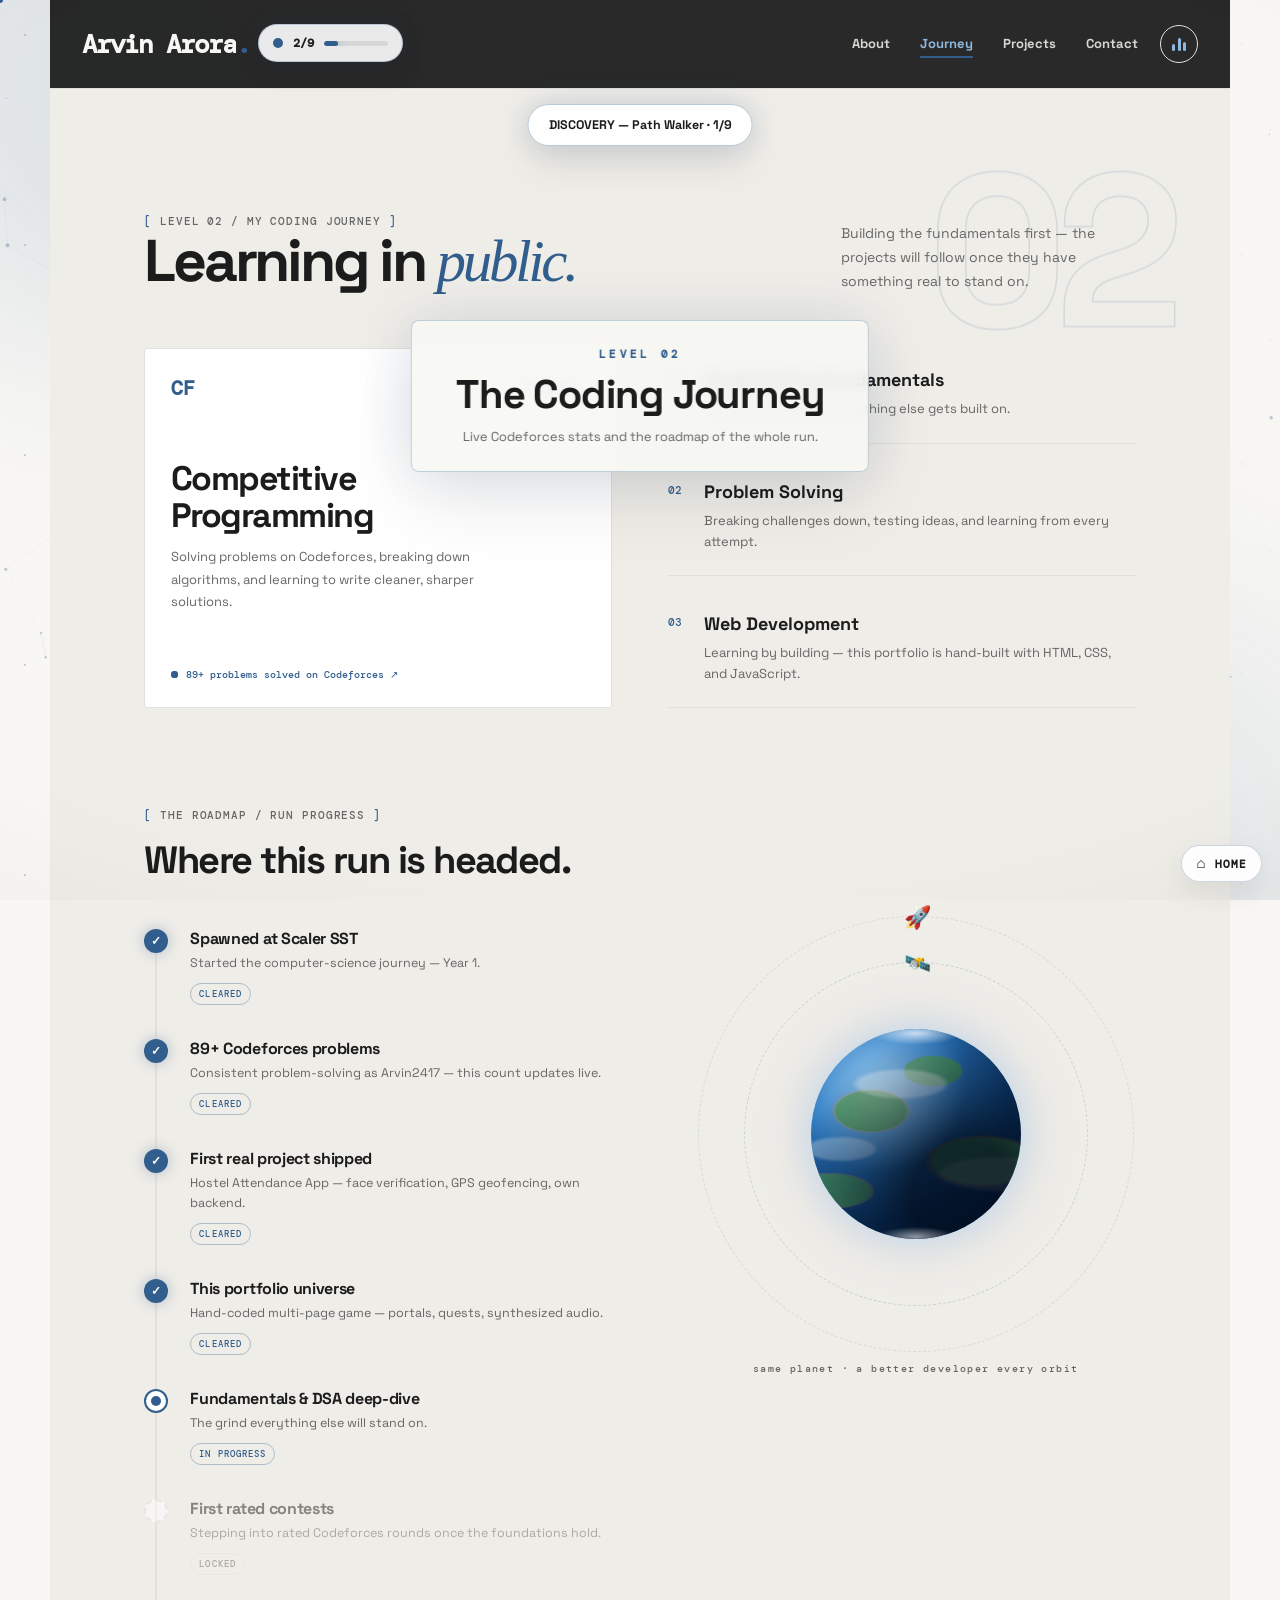
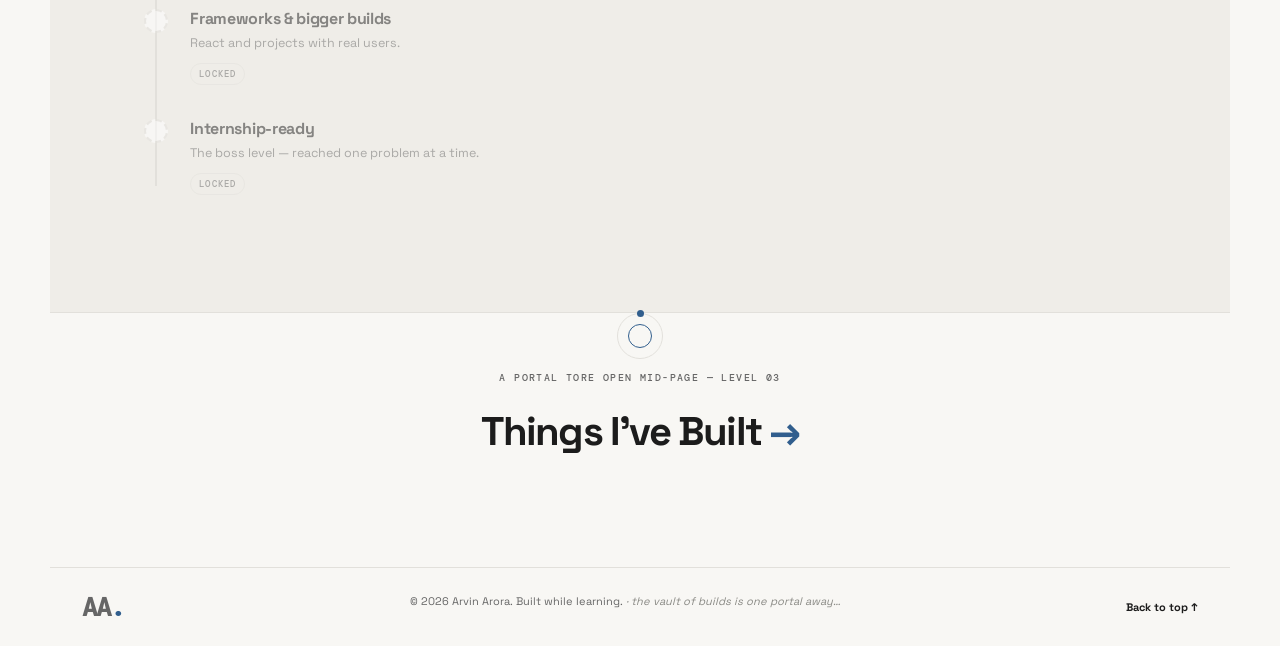
<file: journey.html>
<!DOCTYPE html>
<html lang="en">
<head>
  <meta charset="UTF-8">
  <meta name="viewport" content="width=device-width, initial-scale=1.0">
  <meta name="description" content="Arvin Arora's coding journey — competitive programming on Codeforces, programming fundamentals, and learning web development in public.">
  <meta name="theme-color" content="#f8f7f4">
  <meta property="og:type" content="website">
  <meta property="og:title" content="My Coding Journey | Arvin Arora">
  <meta property="og:description" content="Competitive programming on Codeforces, fundamentals first, learning in public.">
  <meta property="og:url" content="https://arvin-arora.github.io/journey.html">
  <meta property="og:image" content="https://arvin-arora.github.io/assets/arvin-1.jpg">
  <meta name="twitter:card" content="summary">
  <meta name="twitter:title" content="My Coding Journey | Arvin Arora">
  <meta name="twitter:description" content="Competitive programming on Codeforces, fundamentals first, learning in public.">
  <link rel="canonical" href="https://arvin-arora.github.io/journey.html">
  <title>My Coding Journey | Arvin Arora</title>
  <link rel="icon" href="data:image/svg+xml,%3Csvg xmlns='http://www.w3.org/2000/svg' viewBox='0 0 64 64'%3E%3Crect width='64' height='64' rx='14' fill='%23ffffff'/%3E%3Ctext x='32' y='42' font-family='monospace' font-size='30' font-weight='700' fill='%23315e8d' text-anchor='middle'%3EA%3C/text%3E%3C/svg%3E">
  <link rel="preconnect" href="https://fonts.googleapis.com">
  <link rel="preconnect" href="https://fonts.gstatic.com" crossorigin>
  <link href="https://fonts.googleapis.com/css2?family=DM+Mono:wght@400;500&family=Space+Grotesk:wght@400;500;600;700&display=swap" rel="stylesheet">
  <link rel="stylesheet" href="style.css?v=52">
</head>
<body>
  <canvas id="bgCanvas" aria-hidden="true"></canvas>
  <div class="ambient" aria-hidden="true"><i></i><i></i><i></i></div>
  <div class="cursor-dot" id="cursorDot" aria-hidden="true"></div>
  <div class="cursor-ring" id="cursorRing" aria-hidden="true"></div>
  <header class="site-header" id="siteHeader">
    <a class="brand" href="index.html" aria-label="Arvin Arora home">A<i>rvin&nbsp;</i>A<i>rora</i><span>.</span></a>
    <div class="header-right">
      <nav aria-label="Main navigation"><a href="about.html">About</a><a href="journey.html" class="is-active">Journey</a><a href="projects.html">Projects</a><a href="contact.html">Contact</a></nav>
      <button class="music-toggle" id="musicToggle" type="button" aria-label="Play background music" aria-pressed="false" title="Ambient music"><span class="eq"><i></i><i></i><i></i></span></button>
    </div>
    <div class="progress-bar" id="progressBar" aria-hidden="true"></div>
  </header>
  <main>
    <section class="journey section" id="journey" data-ghost="02">
      <div class="section-heading reveal"><div><div class="section-label-row"><p class="section-label">LEVEL 02 / MY CODING JOURNEY</p><div class="section-details"><h4>CP snapshot</h4><ul><li>Codeforces handle: Arvin2417</li><li><span class="cf-count">89+</span> problems solved and counting</li><li><span id="cfStreak">15</span>-day max solving streak</li><li>Unrated yet — rated contests come after the foundations</li></ul></div></div><h2>Learning in <em>public.</em></h2></div><p>Building the fundamentals first — the projects will follow once they have something real to stand on.</p></div>
      <div class="journey-grid"><article class="journey-feature reveal"><div class="feature-top"><a class="codeforces-mark" href="https://codeforces.com/profile/Arvin2417" target="_blank" rel="noopener">CF</a><span class="status">IN PROGRESS</span></div><h3>Competitive<br>Programming</h3><p>Solving problems on Codeforces, breaking down algorithms, and learning to write cleaner, sharper solutions.</p><div class="codeforces-note"><span class="pulse"></span><a href="https://codeforces.com/profile/Arvin2417" target="_blank" rel="noopener"><span id="cfStat">View Codeforces profile ↗</span></a></div></article><div class="focus-list"><article class="focus-item reveal"><span>01</span><div><h3>Programming Fundamentals</h3><p>The core concepts everything else gets built on.</p><div class="focus-details"><div class="fd-inner"><h4>What I’m building</h4><ul><li>Core language mechanics — loops, functions, recursion</li><li>Data basics — arrays, strings, containers</li><li>Thinking in time &amp; space complexity</li><li>Reading, tracing, and debugging code</li></ul></div></div></div></article><article class="focus-item reveal"><span>02</span><div><h3>Problem Solving</h3><p>Breaking challenges down, testing ideas, and learning from every attempt.</p><div class="focus-details"><div class="fd-inner"><h4>How I practice</h4><ul><li><span class="cf-count">89+</span> Codeforces problems and counting</li><li>Attempt honestly → analyze → re-attempt</li><li>Edge cases checked before hitting submit</li><li>Failed attempts get studied, not skipped</li></ul></div></div></div></article><article class="focus-item reveal"><span>03</span><div><h3>Web Development</h3><p>Learning by building — this portfolio is hand-built with HTML, CSS, and JavaScript.</p><div class="focus-details"><div class="fd-inner"><h4>Built so far</h4><ul><li>This portfolio — hand-written HTML, CSS &amp; JS</li><li>Live Codeforces API integration on every visit</li><li>Deployed with Git + GitHub Pages</li><li>No frameworks yet — learning the platform first</li></ul></div></div></div></article></div></div>
      <div class="roadmap reveal"><p class="section-label">THE ROADMAP / RUN PROGRESS</p><h3>Where this run is headed.</h3><div class="roadmap-flex"><ol class="road">
        <li class="done reveal"><span class="node"></span><div><b>Spawned at Scaler SST</b><p>Started the computer-science journey — Year 1.</p><em>CLEARED</em></div></li>
        <li class="done reveal"><span class="node"></span><div><b><span class="cf-count">89+</span> Codeforces problems</b><p>Consistent problem-solving as Arvin2417 — this count updates live.</p><em>CLEARED</em></div></li>
        <li class="done reveal"><span class="node"></span><div><b>First real project shipped</b><p>Hostel Attendance App — face verification, GPS geofencing, own backend.</p><em>CLEARED</em></div></li>
        <li class="done reveal"><span class="node"></span><div><b>This portfolio universe</b><p>Hand-coded multi-page game — portals, quests, synthesized audio.</p><em>CLEARED</em></div></li>
        <li class="current reveal"><span class="node"></span><div><b>Fundamentals &amp; DSA deep-dive</b><p>The grind everything else will stand on.</p><em>IN PROGRESS</em></div></li>
        <li class="locked reveal"><span class="node"></span><div><b>First rated contests</b><p>Stepping into rated Codeforces rounds once the foundations hold.</p><em>LOCKED</em></div></li>
        <li class="locked reveal"><span class="node"></span><div><b>Frameworks &amp; bigger builds</b><p>React and projects with real users.</p><em>LOCKED</em></div></li>
        <li class="locked reveal"><span class="node"></span><div><b>Internship-ready</b><p>The boss level — reached one problem at a time.</p><em>LOCKED</em></div></li>
      </ol><div class="orbit-scene" aria-hidden="true"><div class="orbit-wrap"><div class="oring two"><span class="sat">🚀</span></div><div class="oring"><span class="sat">🛰️</span></div><div class="planet"><i class="shade"></i></div></div><p class="orbit-cap">same planet · a better developer every orbit</p></div></div></div>
    </section>
    <div class="page-next pn-center"><a href="projects.html"><span class="pn-ring" aria-hidden="true"></span><small>A PORTAL TORE OPEN MID-PAGE — LEVEL 03</small><b>Things I’ve Built <i>→</i></b></a></div>
  </main>
  <footer><a class="brand" href="index.html">AA<span>.</span></a><p>© 2026 Arvin Arora. Built while learning. <span class="whisper-inline">· the vault of builds is one portal away…</span></p><a href="#">Back to top ↑</a></footer>
  <div class="portal-overlay" id="portalOverlay" aria-hidden="true"><div class="iris"></div><div class="ring"></div></div>
  <script src="script.js?v=37"></script>
</body>
</html>
</file>
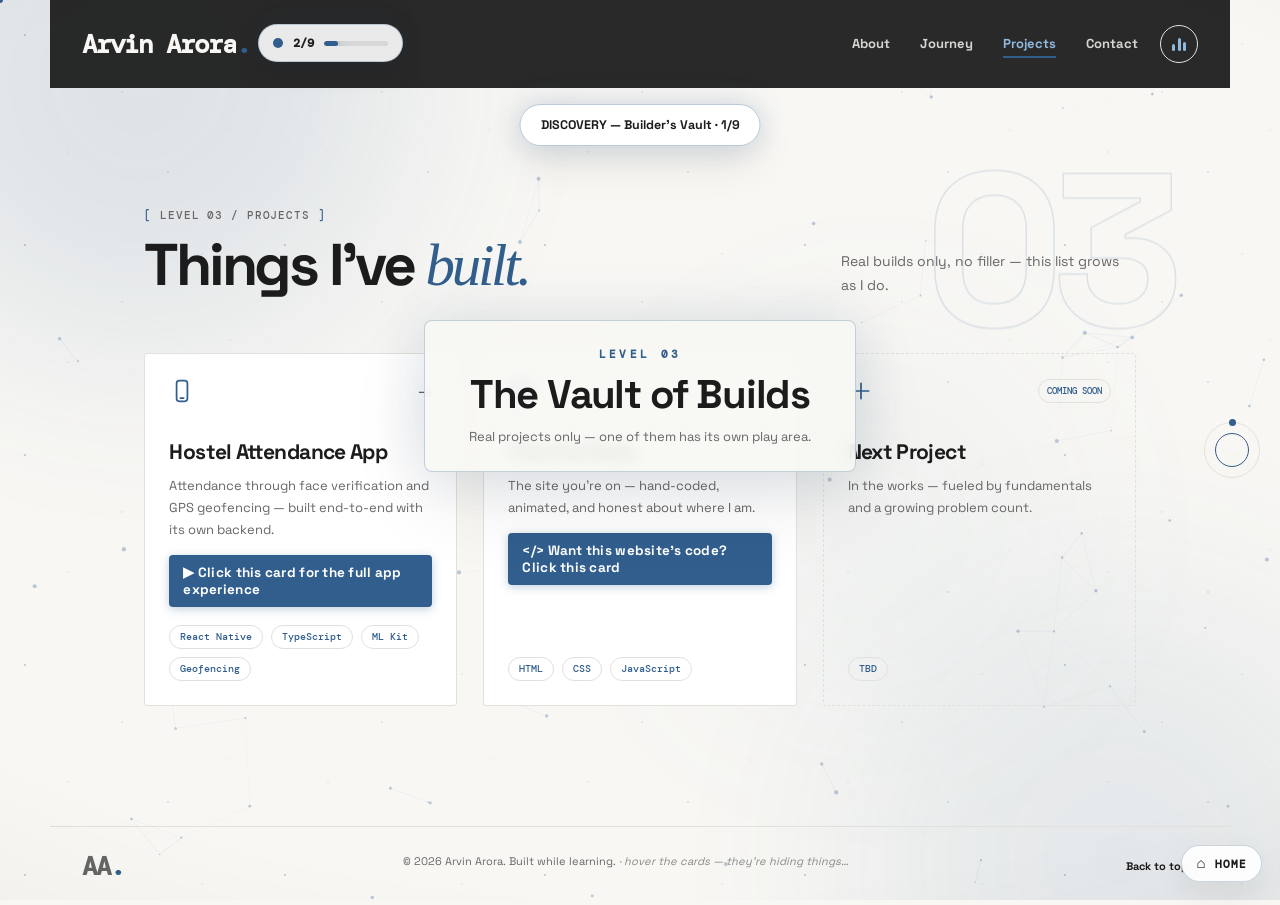
<file: projects.html>
<!DOCTYPE html>
<html lang="en">
<head>
  <meta charset="UTF-8">
  <meta name="viewport" content="width=device-width, initial-scale=1.0">
  <meta name="description" content="Projects by Arvin Arora — real builds only: the Hostel Attendance App and this hand-coded portfolio, with more on the way.">
  <meta name="theme-color" content="#f8f7f4">
  <meta property="og:type" content="website">
  <meta property="og:title" content="Projects | Arvin Arora">
  <meta property="og:description" content="Real builds only, no filler — the list grows as I do.">
  <meta property="og:url" content="https://arvin-arora.github.io/projects.html">
  <meta property="og:image" content="https://arvin-arora.github.io/assets/arvin-1.jpg">
  <meta name="twitter:card" content="summary">
  <meta name="twitter:title" content="Projects | Arvin Arora">
  <meta name="twitter:description" content="Real builds only, no filler — the list grows as I do.">
  <link rel="canonical" href="https://arvin-arora.github.io/projects.html">
  <title>Projects | Arvin Arora</title>
  <link rel="icon" href="data:image/svg+xml,%3Csvg xmlns='http://www.w3.org/2000/svg' viewBox='0 0 64 64'%3E%3Crect width='64' height='64' rx='14' fill='%23ffffff'/%3E%3Ctext x='32' y='42' font-family='monospace' font-size='30' font-weight='700' fill='%23315e8d' text-anchor='middle'%3EA%3C/text%3E%3C/svg%3E">
  <link rel="preconnect" href="https://fonts.googleapis.com">
  <link rel="preconnect" href="https://fonts.gstatic.com" crossorigin>
  <link href="https://fonts.googleapis.com/css2?family=DM+Mono:wght@400;500&family=Space+Grotesk:wght@400;500;600;700&display=swap" rel="stylesheet">
  <link rel="stylesheet" href="style.css?v=52">
</head>
<body>
  <canvas id="bgCanvas" aria-hidden="true"></canvas>
  <div class="ambient" aria-hidden="true"><i></i><i></i><i></i></div>
  <div class="cursor-dot" id="cursorDot" aria-hidden="true"></div>
  <div class="cursor-ring" id="cursorRing" aria-hidden="true"></div>
  <header class="site-header" id="siteHeader">
    <a class="brand" href="index.html" aria-label="Arvin Arora home">A<i>rvin&nbsp;</i>A<i>rora</i><span>.</span></a>
    <div class="header-right">
      <nav aria-label="Main navigation"><a href="about.html">About</a><a href="journey.html">Journey</a><a href="projects.html" class="is-active">Projects</a><a href="contact.html">Contact</a></nav>
      <button class="music-toggle" id="musicToggle" type="button" aria-label="Play background music" aria-pressed="false" title="Ambient music"><span class="eq"><i></i><i></i><i></i></span></button>
    </div>
    <div class="progress-bar" id="progressBar" aria-hidden="true"></div>
  </header>
  <main>
    <section class="projects section" id="projects" data-ghost="03">
      <div class="section-heading reveal"><div><p class="section-label">LEVEL 03 / PROJECTS</p><h2>Things I’ve <em>built.</em></h2></div><p>Real builds only, no filler — this list grows as I do.</p></div>
      <div class="projects-grid"><div class="project-card reveal"><a class="card-link" href="hostel-app.html" aria-label="Open the Hostel Attendance App experience — interactive demo and case study"></a><div class="project-top"><svg class="project-icon" width="26" height="26" viewBox="0 0 24 24" fill="none" stroke="currentColor" stroke-width="1.6" stroke-linecap="round" aria-hidden="true"><rect x="7" y="2.5" width="10" height="19" rx="2.5"/><line x1="10.5" y1="18.5" x2="13.5" y2="18.5"/></svg><span class="top-actions"><span class="project-arrow">→</span></span></div><h3>Hostel Attendance App</h3><p>Attendance through face verification and GPS geofencing — built end-to-end with its own backend.</p><p class="card-cta">▶ Click this card for the full app experience</p><div class="project-tags"><span>React Native</span><span>TypeScript</span><span>ML Kit</span><span>Geofencing</span></div><div class="project-details"><h4>Under the hood</h4><ul><li>Live face verification with liveness detection (ML Kit)</li><li>GPS geofencing — check-in only works inside the hostel</li><li>Wi-Fi subnet check &amp; mock-location (GPS spoof) detection</li><li>Per-device binding with server-side attestation</li><li>Admin dashboard, PDF &amp; Google Sheets reports, scheduled absentee alerts</li></ul></div></div><div class="project-card reveal"><a class="card-link" href="https://github.com/arvin-arora/arvin-arora.github.io" target="_blank" rel="noopener" aria-label="Open this website's source code on GitHub"></a><div class="project-top"><svg class="project-icon" width="26" height="26" viewBox="0 0 24 24" fill="none" stroke="currentColor" stroke-width="1.6" stroke-linecap="round" aria-hidden="true"><circle cx="12" cy="12" r="9"/><path d="M3 12h18M12 3c-2.8 2.6-2.8 15.4 0 18M12 3c2.8 2.6 2.8 15.4 0 18"/></svg><span class="top-actions"><span class="project-arrow">↗</span></span></div><h3>This Portfolio</h3><p>The site you’re on — hand-coded, animated, and honest about where I am.</p><p class="card-cta">&lt;/&gt; Want this website’s code? Click this card</p><div class="project-tags"><span>HTML</span><span>CSS</span><span>JavaScript</span></div><div class="project-details"><h4>Under the hood</h4><ul><li>Multi-page site with portal-warp page transitions</li><li>Live Codeforces stats fetched from the public API on every visit</li><li>Generative ambient music synthesized with the Web Audio API</li><li>Interactive particle constellation &amp; custom cursor</li><li>Hand-written HTML, CSS &amp; JavaScript — no frameworks</li></ul></div></div><div class="project-card coming reveal"><div class="project-top"><svg class="project-icon" width="26" height="26" viewBox="0 0 24 24" fill="none" stroke="currentColor" stroke-width="1.6" stroke-linecap="round" aria-hidden="true"><line x1="12" y1="5" x2="12" y2="19"/><line x1="5" y1="12" x2="19" y2="12"/></svg><span class="status">COMING SOON</span></div><h3>Next Project</h3><p>In the works — fueled by fundamentals and a growing problem count.</p><div class="project-tags"><span>TBD</span></div></div></div>
    </section>
    <div class="page-next pn-edge"><a href="contact.html" aria-label="Hidden portal to the Contact level"><span class="pn-ring" aria-hidden="true"></span><span class="pn-label"><small>YOU FOUND THE HIDDEN PORTAL — LEVEL 04</small><b>Let’s Connect <i>→</i></b></span></a></div>
  </main>
  <footer><a class="brand" href="index.html">AA<span>.</span></a><p>© 2026 Arvin Arora. Built while learning. <span class="whisper-inline">· hover the cards — they’re hiding things…</span></p><a href="#">Back to top ↑</a></footer>
  <div class="portal-overlay" id="portalOverlay" aria-hidden="true"><div class="iris"></div><div class="ring"></div></div>
  <script src="script.js?v=37"></script>
</body>
</html>
</file>
<file: style.css>
:root{
  --background:#F8F7F4;
  --surface:#FFFFFF;
  --text:#1C1C1C;
  --text-secondary:#666666;
  --accent:#315E8D;
  --accent-hover:#244A70;
  --border:#E2E0DB;
  /* internal aliases used throughout this stylesheet */
  --bg:var(--background);
  --bg-soft:#EFEDE8;
  --surface-2:#F1EFEA;
  --muted:var(--text-secondary);
  --line:var(--border);
  --accent-2:var(--accent);
  --accent-3:#7EA6C9;
  --serif:Georgia,'Times New Roman',serif;
}
*{box-sizing:border-box}
html{scroll-behavior:smooth}
body{margin:0;background:var(--bg);color:var(--text);font-family:'Space Grotesk',Arial,sans-serif;overflow-x:hidden;-webkit-font-smoothing:antialiased;-moz-osx-font-smoothing:grayscale;text-rendering:optimizeLegibility}
a{color:inherit;text-decoration:none}
::selection{background:var(--accent);color:#ffffff}
::-webkit-scrollbar{width:10px}
::-webkit-scrollbar-track{background:var(--bg)}
::-webkit-scrollbar-thumb{background:#e2e0db;border-radius:3px}
::-webkit-scrollbar-thumb:hover{background:#7ea6c9}
a:focus-visible,button:focus-visible{outline:2px solid var(--accent);outline-offset:3px}

/* fixed chrome */
.progress-bar{position:absolute;bottom:-1px;left:0;height:3px;width:100%;z-index:60;border-radius:0 2px 2px 0;background:var(--accent-2);box-shadow:0 0 14px #315e8d66;transform:scaleX(0);transform-origin:left;transition:transform .12s linear}
#bgCanvas{position:fixed;inset:0;z-index:0;pointer-events:none;opacity:.6}
.cursor-dot,.cursor-ring{display:none;position:fixed;top:0;left:0;border-radius:50%;pointer-events:none;z-index:100;transform:translate(-50%,-50%)}
body.has-cursor .cursor-dot,body.has-cursor .cursor-ring{display:block}
.cursor-dot{width:6px;height:6px;background:var(--accent)}
.cursor-ring{width:34px;height:34px;border:1.5px solid #315e8d66;transition:width .25s ease,height .25s ease,border-color .25s ease}
.cursor-ring.is-hover{width:54px;height:54px;border-color:#315e8daa}

/* layout shells */
.site-header,main,footer{max-width:1180px;margin:auto}
main,footer{position:relative;z-index:2}

/* header */
.site-header{position:sticky;top:0;z-index:20;min-height:88px;padding:0 32px;display:flex;align-items:center;justify-content:space-between;background:#1c1c1cf0;color:#f8f7f4;backdrop-filter:blur(6px);-webkit-backdrop-filter:blur(6px);border-bottom:1px solid transparent;transition:min-height .5s cubic-bezier(.22,1,.36,1),background-color .5s ease,border-color .5s ease,box-shadow .5s ease,backdrop-filter .5s ease}
.site-header.is-scrolled{min-height:64px;background:#1c1c1cfb;backdrop-filter:blur(16px);-webkit-backdrop-filter:blur(16px);border-bottom-color:#315e8d;box-shadow:0 12px 34px #1c1c1c40}
.brand{font:700 26px/1 'DM Mono',monospace;letter-spacing:-2px;display:inline-block;transition:transform .55s cubic-bezier(.34,1.56,.64,1),color .35s ease,font-size .5s cubic-bezier(.22,1,.36,1)}
.site-header.is-scrolled .brand{font-size:22px}
.brand:hover{transform:translateY(-2px) rotate(-3deg);color:var(--accent-2)}
.brand span{color:var(--accent-2);display:inline-block;transition:transform .55s cubic-bezier(.34,1.56,.64,1)}
.brand:hover span{transform:translateX(3px) scale(1.35)}
/* brand morph: "Arvin Arora." at the top, folds into "AA." on scroll */
.brand{display:inline-flex;align-items:baseline;white-space:pre}
.brand i{font-style:normal;display:inline-block;overflow:hidden;max-width:3em;opacity:1;transition:max-width .5s cubic-bezier(.22,1,.36,1),opacity .3s ease .08s}
.site-header.is-scrolled .brand i{max-width:0;opacity:0;transition:max-width .5s cubic-bezier(.22,1,.36,1),opacity .18s ease}
@media(max-width:600px){.brand i{max-width:0;opacity:0}}
.header-right{display:flex;align-items:center;gap:22px}
nav{display:flex;gap:30px;font-size:13px;font-weight:700}
nav a{position:relative;color:#d6d6d2;transition:color .35s ease,transform .45s cubic-bezier(.34,1.56,.64,1)}
nav a::after{content:"";position:absolute;left:0;right:0;bottom:-6px;height:2px;background:var(--accent-2);transform:scaleX(0);transform-origin:right;transition:transform .45s cubic-bezier(.22,1,.36,1)}
nav a:hover{color:#ffffff;transform:translateY(-2px)}
nav a:hover::after,nav a.is-active::after{transform:scaleX(1);transform-origin:left}
nav a.is-active{color:#8fb8dc}
.music-toggle{display:inline-flex;align-items:center;justify-content:center;width:38px;height:38px;border-radius:50%;border:1px solid var(--line);background:transparent;cursor:pointer;padding:0;transition:border-color .35s ease,transform .45s cubic-bezier(.34,1.56,.64,1),box-shadow .35s ease}
.music-toggle:hover{border-color:var(--accent);transform:translateY(-2px) scale(1.06);box-shadow:0 0 16px #315e8d40}
.eq{display:flex;align-items:flex-end;gap:2.5px;height:14px}
.eq i{width:3px;border-radius:2px;background:#c4c4c4;transform-origin:bottom;transition:background .3s ease}
.eq i:nth-child(1){height:7px}
.eq i:nth-child(2){height:13px}
.eq i:nth-child(3){height:9px}
.music-toggle.is-playing .eq i{background:#8fb8dc;animation:eqBounce .8s ease-in-out infinite alternate}
.music-toggle.is-playing .eq i:nth-child(2){animation-delay:.25s}
.music-toggle.is-playing .eq i:nth-child(3){animation-delay:.5s}
@keyframes eqBounce{from{transform:scaleY(.35)}to{transform:scaleY(1.25)}}

/* hero */
.hero{position:relative;min-height:570px;margin-top:28px;padding:80px 8% 78px;display:grid;grid-template-columns:1.15fr .85fr;align-items:center;background:var(--bg-soft);border-radius:4px;overflow:hidden;border:1px solid var(--line)}
.hero-copy,.hero-art{position:relative;z-index:2}
.aurora{position:absolute;inset:0;z-index:0;pointer-events:none}
.aurora i{position:absolute;width:420px;height:420px;border-radius:50%;filter:blur(95px);opacity:.2}
.aurora i:nth-child(1){background:var(--accent);top:-160px;left:-90px;animation:drift1 26s ease-in-out infinite alternate}
.aurora i:nth-child(2){background:var(--accent-2);bottom:-190px;right:-60px;opacity:.14;animation:drift2 32s ease-in-out infinite alternate}
.aurora i:nth-child(3){background:var(--accent-3);top:30%;left:45%;width:300px;height:300px;opacity:.11;animation:drift3 22s ease-in-out infinite alternate}
@keyframes drift1{to{transform:translate(140px,90px) scale(1.2)}}
@keyframes drift2{to{transform:translate(-120px,-80px) scale(1.15)}}
@keyframes drift3{to{transform:translate(-90px,70px) scale(.85)}}
.hero::after{content:"";position:absolute;inset:0;z-index:1;pointer-events:none;background:radial-gradient(560px circle at var(--mx,72%) var(--my,38%),#315e8d1a,transparent 65%)}
.hero-photo{position:absolute;top:0;right:0;bottom:0;width:54%;z-index:0;opacity:.26;pointer-events:none;-webkit-mask-image:linear-gradient(270deg,#000 15%,transparent 85%);mask-image:linear-gradient(270deg,#000 15%,transparent 85%)}
.hero-photo img{width:100%;height:100%;object-fit:cover;object-position:50% 12%;filter:grayscale(1) brightness(1.12) contrast(1.05) sepia(1) hue-rotate(170deg) saturate(1.3)}

.eyebrow,.section-label{font:500 11px/1.4 'DM Mono',monospace;letter-spacing:.08em;color:#666666;transition:color .3s ease,letter-spacing .3s ease}
.section-label:hover{color:var(--accent);letter-spacing:.16em}
.eyebrow{display:flex;align-items:center;gap:9px}
.eyebrow span{display:inline-block;width:8px;height:8px;border-radius:50%;background:var(--accent-2);animation:glowDot 2.4s ease-in-out infinite}
@keyframes glowDot{0%,100%{box-shadow:0 0 0 0 #315e8d66}50%{box-shadow:0 0 0 7px #315e8d00}}

h1,h2,h3,p{margin-top:0}
h1,h2{letter-spacing:-.055em}
h1{margin:20px 0;font-size:clamp(43px,5.3vw,72px);line-height:1.06;font-weight:800}
em{font-family:var(--serif);font-weight:400}
h1 em,h2 em{color:var(--accent-2)}
@keyframes gradientShift{0%,100%{background-position:0% 50%}50%{background-position:100% 50%}}

/* glitch name */
.glitch{position:relative;display:inline-block;color:var(--accent)}
.glitch::before,.glitch::after{content:attr(data-text);position:absolute;inset:0;opacity:0;pointer-events:none}
.glitch:hover::before{opacity:.9;color:var(--accent-3);clip-path:inset(0 0 52% 0);animation:glitchShift .3s steps(2) infinite}
.glitch:hover::after{opacity:.9;color:var(--accent-2);clip-path:inset(52% 0 0 0);animation:glitchShift .3s steps(2) infinite reverse}
@keyframes glitchShift{0%{transform:translate(-3px,-2px)}50%{transform:translate(2px,1px)}100%{transform:translate(-2px,2px)}}

/* typewriter */
.type-slot{white-space:nowrap}
#typeText{color:var(--text)}
.type-caret{display:inline-block;width:.5em;height:.9em;margin-left:8px;background:var(--accent-2);vertical-align:-2px;animation:blink 1s steps(2) infinite}
@keyframes blink{50%{opacity:0}}

.hero-description{max-width:510px;font-size:15px;line-height:1.75;color:var(--muted)}

.hero-stats{display:flex;gap:34px;flex-wrap:wrap;margin-top:38px}
.stat-chip{padding-left:18px;border-left:2px solid var(--accent);transition:transform .3s ease}
.stat-chip:first-child{padding-left:0;border-left:none}
.stat-chip:hover{transform:translateY(-4px)}
.stat-chip b{display:block;font:800 24px/1 'DM Mono',monospace;letter-spacing:-.02em;color:var(--text);transition:color .3s ease,text-shadow .3s ease}
.stat-chip:hover b{color:var(--accent);text-shadow:0 0 18px #315e8d66}
.stat-chip span{display:block;margin-top:5px;font:500 10px/1 'DM Mono',monospace;letter-spacing:.06em;text-transform:uppercase;color:var(--muted);transition:color .3s ease}
.stat-chip:hover span{color:#315e8d}
.flip-label{position:relative;overflow:hidden}
.flip-label i{font:inherit;font-style:normal;letter-spacing:inherit;display:block;transition:transform .45s cubic-bezier(.22,1,.36,1),opacity .3s ease}
.flip-label .fl-b{position:absolute;inset:0;transform:translateY(120%);opacity:0;color:var(--accent-2)!important}
.flip-chip:hover .fl-a{transform:translateY(-120%);opacity:0}
.flip-chip:hover .fl-b{transform:translateY(0);opacity:1}

.hero-actions{display:flex;align-items:center;gap:24px;margin-top:32px}
.button{position:relative;overflow:hidden;display:inline-flex;align-items:center;gap:18px;padding:14px 18px;border-radius:4px;font-size:13px;font-weight:800}
/* calm lift: solid blue, gentle rise with a soft shadow on hover */
.button-primary{background:var(--accent);color:#ffffff;box-shadow:0 1px 2px #00000014;transition:transform .2s ease,box-shadow .2s ease}
.button-primary:hover{transform:translateY(-2px);background:var(--accent-hover);box-shadow:0 8px 20px #315e8d3d}
.button-primary:active{transform:translateY(0);box-shadow:0 3px 10px #315e8d33}
.button-primary::before{content:none}
.button span,.text-link span{display:inline-block;transition:transform .25s ease}
.button:hover span{transform:translateX(3px)}
.text-link:hover span{transform:translate(3px,3px)}
.text-link{font-size:13px;font-weight:800;border-bottom:1px solid var(--accent);padding-bottom:3px;transition:color .25s ease,letter-spacing .25s ease}
.text-link:hover{color:var(--accent);letter-spacing:.02em}
.ripple{position:absolute;border-radius:50%;background:#ffffff59;transform:scale(0);animation:rippleAnim .6s ease-out forwards;pointer-events:none}
@keyframes rippleAnim{to{transform:scale(3.2);opacity:0}}

/* hero art: terminal */
.hero-art{width:380px;height:380px;margin:auto}
.orbit{position:absolute;border:1px solid #315e8d26;border-radius:50%}
.orbit-one{inset:4px 0 0 4px;animation:spin 22s linear infinite}
.orbit-two{inset:42px;transform:rotate(40deg);animation:spinReverse 16s linear infinite}
@keyframes spin{to{transform:rotate(360deg)}}
@keyframes spinReverse{to{transform:rotate(-360deg)}}
.terminal{position:absolute;inset:52px 4px;display:flex;flex-direction:column;background:#08080bf0;border:1px solid #315e8d33;border-radius:5px;overflow:hidden;z-index:1;box-shadow:0 24px 60px #00000015,0 0 45px #315e8d1a;transition:transform .4s ease,box-shadow .4s ease,border-color .4s ease}
.terminal:hover{transform:translateY(-5px);border-color:#315e8d66;box-shadow:0 30px 70px #00000018,0 0 60px #315e8d33}
.terminal-bar{display:flex;align-items:center;gap:6px;padding:10px 12px;background:#15151b;border-bottom:1px solid #315e8d22;flex:none}
.terminal-bar i{width:10px;height:10px;border-radius:50%;transition:transform .25s ease}
.terminal-bar:hover i{transform:scale(1.2)}
.terminal-bar i:nth-child(1){background:#ff5f56}
.terminal-bar i:nth-child(2){background:#ffbd2e}
.terminal-bar i:nth-child(3){background:#27c93f}
.terminal-bar span{margin-left:8px;font:500 9px 'DM Mono',monospace;color:var(--muted);letter-spacing:.05em}
.terminal-body{flex:1;padding:13px 14px;font:500 11.5px/1.95 'DM Mono',monospace;color:#d8dae2;overflow:hidden;contain:layout paint}
.t-line{white-space:pre-wrap;word-break:break-word;min-height:1.95em}
.t-line .t-prompt{color:var(--accent-3)}
.t-line.out{color:var(--muted)}
.t-line.hi{color:#34d399}
.t-line.code{color:#d8dae2}
.t-kw{color:var(--accent)}
.t-str{color:var(--accent-3)}
.t-cm{color:#8a8a85;font-style:italic}
.t-caret{display:inline-block;width:7px;height:13px;background:#7ea6c9;vertical-align:-2px;animation:blink 1s steps(2) infinite}
.floating-card{position:absolute;z-index:2;background:var(--surface-2);border:1px solid var(--line);box-shadow:0 10px 25px #00000080;border-radius:5px;padding:12px;animation:float 5s ease-in-out infinite;transition:transform .3s ease,box-shadow .3s ease,border-color .3s ease;cursor:default}
.floating-card:hover{animation:none;transform:translateY(-8px) scale(1.08);box-shadow:0 18px 38px #000000b3;border-color:#315e8d66}
@keyframes float{0%,100%{transform:translateY(0)}50%{transform:translateY(-10px)}}
.floating-card small{display:block;margin-top:6px;color:var(--muted);font:500 8px 'DM Mono',monospace}
.card-code{top:14px;right:0}
.card-code span{color:var(--accent);font:700 24px 'DM Mono',monospace;display:inline-block;transition:transform .3s ease}
.card-code:hover span{transform:rotate(-8deg) scale(1.15)}
.card-dot{bottom:30px;left:-6px;animation-delay:1.4s}
.card-dot i{display:block;width:25px;height:25px;border-radius:50%;background:var(--accent);transition:transform .3s ease,box-shadow .3s ease}
.card-dot:hover i{transform:scale(1.2);box-shadow:0 0 18px #315e8d88}

/* marquee */
.marquee{position:relative;z-index:2;overflow:hidden;width:104%;margin:34px 0 0 -2%;padding:15px 0;border-top:1px solid var(--line);border-bottom:1px solid var(--line);background:var(--bg-soft);transform:rotate(-1.2deg)}
.marquee-track{display:flex;align-items:center;width:max-content;will-change:transform;animation:marqueeMove 26s linear infinite}
.marquee:hover .marquee-track,.marquee.offscreen .marquee-track{animation-play-state:paused}
.marquee span,.marquee i{margin-right:34px}
.marquee span{font:800 25px 'Space Grotesk',sans-serif;letter-spacing:.02em;text-transform:uppercase;color:var(--text);white-space:nowrap;transition:color .3s ease}
.marquee span:hover{color:var(--accent-2)}
.marquee span.outline{color:transparent;-webkit-text-stroke:1px #315e8d99}
.marquee span.outline:hover{-webkit-text-stroke:1px var(--accent-2)}
.marquee i{color:var(--accent-2);font-style:normal;font-size:13px}
@keyframes marqueeMove{to{transform:translateX(-50%)}}

/* sections */
.section{position:relative;padding:120px 8%}
.section>*{position:relative;z-index:1}
.section[data-ghost]::before{content:attr(data-ghost);position:absolute;top:44px;right:5%;font:800 clamp(110px,17vw,220px)/1 'Space Grotesk',sans-serif;letter-spacing:-.06em;color:transparent;-webkit-text-stroke:1.5px #315e8d24;pointer-events:none;z-index:0}
.about{border-bottom:1px solid var(--line)}
.about-grid{display:grid;grid-template-columns:1fr 1fr;gap:11%;margin-top:30px}
.about h2,.section-heading h2,.contact h2{margin:0;font-size:clamp(38px,4.6vw,62px);line-height:1.06}
.about-copy{max-width:490px;color:var(--muted);font-size:15px;line-height:1.8}
.about-copy p{margin-bottom:20px;transition:color .35s ease,transform .35s ease}
.about-copy p:hover{color:#1c1c1c;transform:translateX(6px)}
.about-copy strong{color:var(--text);font-weight:700}
.hl-name{color:var(--accent-2);font-weight:800}

/* about: player profile cards */
.about-cards{display:grid;grid-template-columns:repeat(3,1fr);gap:22px;margin-top:80px}
.about-card{position:relative;padding:24px;background:var(--surface);border:1px solid var(--line);border-radius:5px;transition:transform .35s ease,border-color .35s ease,box-shadow .35s ease}
.about-card:hover{transform:translateY(-6px);border-color:#315e8d4d;box-shadow:0 24px 50px #00000015}
.about-card h4{margin:0 0 16px;font:500 10px 'DM Mono',monospace;letter-spacing:.14em;color:var(--accent)}
.about-card ul{margin:0;padding:0;list-style:none;display:flex;flex-direction:column;gap:12px}
.about-card li{display:flex;align-items:center;justify-content:space-between;gap:12px;font-size:12.5px;color:#315e8d}
.about-card li b{font-weight:700;color:var(--text);white-space:nowrap}
.about-card li span:not(.status){text-align:right}
.about-card .status{flex:none}
.about-card>p{margin:14px 0 0;font-size:11.5px;color:var(--muted);line-height:1.6}

/* journey */
.journey{background:var(--bg-soft);color:var(--text);border-top:1px solid var(--line);border-bottom:1px solid var(--line)}
.journey .section-label{color:#666666}
.section-heading{position:relative;z-index:5;display:flex;justify-content:space-between;gap:50px;align-items:flex-end}
.section-heading>p{max-width:295px;margin:0;color:var(--muted);font-size:14px;line-height:1.7}
.journey-grid{display:grid;grid-template-columns:1fr 1fr;gap:56px;margin-top:55px;perspective:1200px}
.journey-feature{min-height:360px;padding:26px;display:flex;flex-direction:column;border-radius:3px;background:var(--surface);border:1px solid var(--line);transition:transform .35s ease,box-shadow .35s ease,border-color .35s ease;transform-style:preserve-3d;will-change:transform}
.journey-feature:hover{box-shadow:0 24px 50px #000000cc;border-color:#315e8d4d}
.feature-top{display:flex;align-items:center;justify-content:space-between}
.codeforces-mark{color:var(--accent);font:700 20px 'DM Mono',monospace;display:inline-block;transition:transform .3s ease,color .3s ease,text-shadow .3s ease}
.codeforces-mark:hover{color:var(--accent-2);transform:scale(1.18) rotate(-5deg);text-shadow:0 0 22px #315e8d88}
.status{padding:5px 8px;border:1px solid #e2e0db;border-radius:20px;color:#315e8d;font:500 9px 'DM Mono',monospace;transition:border-color .35s ease,color .35s ease,box-shadow .35s ease}
.journey-feature:hover .status{border-color:var(--accent);color:var(--accent);box-shadow:0 0 14px #315e8d33}
.journey-feature h3{margin:60px 0 12px;font-size:34px;letter-spacing:-.045em;line-height:1.08}
.journey-feature p{max-width:330px;color:var(--muted);font-size:13px;line-height:1.7}
.codeforces-note{display:flex;gap:8px;align-items:center;margin-top:auto;font:500 10px 'DM Mono',monospace;color:var(--accent)}
.codeforces-note a{transition:color .25s ease,letter-spacing .25s ease}
.codeforces-note a:hover{text-decoration:underline;letter-spacing:.04em;color:var(--accent-2)}
.pulse{position:relative;width:7px;height:7px;border-radius:50%;background:var(--accent-2)}
.pulse::after{content:"";position:absolute;inset:0;border-radius:50%;background:var(--accent-2);animation:pulseDot 1.8s ease-out infinite}
@keyframes pulseDot{0%{transform:scale(1);opacity:1}70%,100%{transform:scale(2.1);opacity:0}}
.focus-list{display:flex;flex-direction:column;justify-content:space-between}
.focus-item{position:relative;display:flex;gap:22px;padding:20px 0 23px;border-bottom:1px solid #e2e0db;cursor:default;transition:padding-left .3s ease,border-color .35s ease}
.focus-details{position:absolute;left:0;right:0;top:calc(100% - 8px);z-index:31;padding:16px 20px 18px;background:#fffffffa;border:1px solid #315e8d38;border-radius:4px;box-shadow:0 24px 50px #00000018;backdrop-filter:blur(8px);-webkit-backdrop-filter:blur(8px);opacity:0;transform:translateY(12px) scale(.98);pointer-events:none;transition:opacity .35s ease,transform .45s cubic-bezier(.22,1,.36,1)}
.focus-item.show-details .focus-details{opacity:1;transform:none;pointer-events:auto}
.fd-inner{min-height:0}
.fd-inner h4{margin:0 0 10px;font:500 10px 'DM Mono',monospace;letter-spacing:.12em;text-transform:uppercase;color:var(--accent)}
.fd-inner ul{margin:0 0 4px;padding:0;list-style:none;display:flex;flex-direction:column;gap:8px}
.fd-inner li{position:relative;padding-left:18px;font-size:12px;line-height:1.5;color:#315e8d;opacity:0;transform:translateX(-12px);transition:opacity .4s ease,transform .4s ease}
.fd-inner li::before{content:"✓";position:absolute;left:0;color:var(--accent-2);font:700 11px 'DM Mono',monospace}
.focus-item.show-details .fd-inner li{opacity:1;transform:none}
.focus-item.show-details .fd-inner li:nth-child(1){transition-delay:.15s}
.focus-item.show-details .fd-inner li:nth-child(2){transition-delay:.24s}
.focus-item.show-details .fd-inner li:nth-child(3){transition-delay:.33s}
.focus-item.show-details .fd-inner li:nth-child(4){transition-delay:.42s}
.focus-item:hover{padding-left:12px;border-color:var(--accent)}
.focus-item>span{padding-top:3px;color:var(--accent);font:500 11px 'DM Mono',monospace;transition:transform .3s ease,text-shadow .3s ease,color .3s ease}
.focus-item:hover>span{transform:translateX(4px) scale(1.25);color:var(--accent-2);text-shadow:0 0 14px #315e8d77}
.focus-item h3{margin:0 0 8px;font-size:18px;transition:color .25s ease}
.focus-item:hover h3{color:var(--accent)}
.focus-item p{margin:0;color:var(--muted);font-size:13px;line-height:1.6}

/* projects */
.projects-grid{display:grid;grid-template-columns:repeat(3,1fr);gap:26px;margin-top:55px}
.project-card{position:relative;overflow:hidden;display:flex;flex-direction:column;padding:24px;border-radius:3px;background:var(--surface);border:1px solid var(--line);transition:transform .35s ease,box-shadow .35s ease,border-color .35s ease}
.card-link{position:absolute;inset:0;z-index:1;border-radius:3px}
.project-card{cursor:pointer}
.project-card.coming{cursor:default}
.top-actions{position:relative;z-index:3;display:flex;align-items:center;gap:12px}
.project-details{position:absolute;inset:0;z-index:2;pointer-events:none;display:flex;flex-direction:column;justify-content:center;padding:22px 24px;background:#fffffff5;backdrop-filter:blur(6px);-webkit-backdrop-filter:blur(6px);transform:translateY(103%);transition:transform .5s cubic-bezier(.22,1,.36,1)}
.project-card.show-details .project-details{transform:translateY(0)}
.project-details h4,.section-details h4{margin:0 0 12px;font:500 10px 'DM Mono',monospace;letter-spacing:.12em;text-transform:uppercase;color:var(--accent)}
.project-details ul,.section-details ul{margin:0;padding:0;list-style:none;display:flex;flex-direction:column;gap:9px}
.project-details li,.section-details li{position:relative;padding-left:18px;font-size:11.5px;line-height:1.5;color:#315e8d;opacity:0;transform:translateY(10px);transition:opacity .4s ease,transform .4s ease}
.project-details li::before,.section-details li::before{content:"✓";position:absolute;left:0;color:var(--accent-2);font:700 11px 'DM Mono',monospace}
.show-details .project-details li,.show-details .section-details li{opacity:1;transform:none}
.show-details .project-details li:nth-child(1),.show-details .section-details li:nth-child(1){transition-delay:.12s}
.show-details .project-details li:nth-child(2),.show-details .section-details li:nth-child(2){transition-delay:.2s}
.show-details .project-details li:nth-child(3),.show-details .section-details li:nth-child(3){transition-delay:.28s}
.show-details .project-details li:nth-child(4),.show-details .section-details li:nth-child(4){transition-delay:.36s}
.show-details .project-details li:nth-child(5),.show-details .section-details li:nth-child(5){transition-delay:.44s}

/* section-level details popover */
.section-label-row{display:inline-flex;align-items:center;gap:14px;position:relative}
.section-label-row .section-label{cursor:help}
.section-label-row .section-label{margin:0}
.section-details{position:absolute;top:calc(100% + 12px);left:0;z-index:12;width:min(420px,86vw);padding:20px 22px;background:#fffffff8;border:1px solid #315e8d33;border-radius:4px;box-shadow:0 24px 50px #00000015;backdrop-filter:blur(8px);-webkit-backdrop-filter:blur(8px);opacity:0;transform:translateY(12px) scale(.97);pointer-events:none;transition:opacity .35s ease,transform .45s cubic-bezier(.22,1,.36,1)}
.section-label-row.show-details .section-details,.focus-item.show-details .section-details{opacity:1;transform:none;pointer-events:auto}
.focus-item.show-details,.section-label-row.show-details{z-index:60}
.project-card:hover{transform:translateY(-8px);border-color:#315e8d4d;box-shadow:0 24px 50px #00000015}
.project-top{display:flex;align-items:center;justify-content:space-between;margin-bottom:34px}
.project-icon{font-size:26px;transition:transform .35s cubic-bezier(.34,1.56,.64,1);display:inline-block;color:var(--accent)}
.project-card:hover .project-icon{transform:scale(1.2) rotate(-6deg)}
.project-arrow{color:var(--muted);font-size:18px;transition:transform .3s ease,color .3s ease}
.project-card:hover .project-arrow{transform:translate(4px,-4px);color:var(--accent)}
.project-card h3{margin:0 0 10px;font-size:21px;letter-spacing:-.03em;transition:color .25s ease}
.project-card:hover h3{color:var(--accent)}
.project-card p{color:var(--muted);font-size:13px;line-height:1.7;margin:0 0 22px}
.project-card .card-cta{display:inline-block;align-self:flex-start;margin:-8px 0 18px;padding:9px 14px;border-radius:4px;background:var(--accent);color:#ffffff;font:700 13.5px 'Space Grotesk',Arial,sans-serif;letter-spacing:.02em;box-shadow:0 2px 10px #315e8d4d}
@keyframes ctaShine{to{background-position:-220% 0}}
.project-tags{display:flex;flex-wrap:wrap;gap:8px;margin-top:auto}
.project-tags span{padding:5px 10px;border:1px solid #e2e0db;border-radius:20px;font:500 9.5px 'DM Mono',monospace;color:#315e8d;transition:border-color .25s ease,color .25s ease}
.project-card:hover .project-tags span{border-color:#315e8d66;color:var(--accent)}
.project-card.coming{border-style:dashed;border-color:#e2e0db;background:transparent}
.project-card.coming:hover{transform:none;box-shadow:none;border-color:var(--accent)}

/* scroll-fill name wall: the name inks itself in as you scroll past */
.namewall{padding-top:30px;padding-bottom:30px;text-align:center;overflow:hidden}
.scroll-name{margin:0;display:inline-block;font-size:clamp(52px,13vw,210px);font-weight:700;letter-spacing:-.045em;line-height:.95;white-space:nowrap;background:linear-gradient(90deg,var(--text) var(--fill,0%),#dcdad4 var(--fill,0%));-webkit-background-clip:text;background-clip:text;color:transparent}

/* quote */
.quote{padding-top:92px;padding-bottom:92px;text-align:center}
.quote p{max-width:830px;margin:auto;font:400 clamp(30px,4vw,52px)/1.18 var(--serif);letter-spacing:-.04em;transition:text-shadow .45s ease,transform .45s ease}
.quote p:hover{text-shadow:0 0 34px #315e8d4d;transform:scale(1.012)}

/* contact */
.contact{padding-top:100px;padding-bottom:100px;border-top:1px solid var(--line)}
.contact-grid{display:grid;grid-template-columns:1.05fr .95fr;gap:8%;align-items:center;margin-top:28px}
.contact-content{margin-top:0}
.connect-card{display:flex;flex-direction:column;gap:11px;padding:22px;background:var(--surface);border:1px solid #315e8d2e;border-radius:5px;box-shadow:0 24px 60px #00000012;transition:transform .35s ease,border-color .35s ease,box-shadow .35s ease}
.connect-card:hover{transform:translateY(-4px);border-color:#315e8d55;box-shadow:0 30px 70px #00000015,0 0 40px #315e8d1f}
.cc-top{display:flex;gap:9px;align-items:center;font:500 9.5px 'DM Mono',monospace;letter-spacing:.12em;color:var(--accent);margin-bottom:5px}
.cc-row{display:flex;align-items:center;justify-content:space-between;gap:14px;padding:12px 14px;border:1px solid var(--line);border-radius:4px;background:#00000005;cursor:pointer;transition:border-color .3s ease,background-color .3s ease,transform .3s ease}
.cc-row:hover{border-color:#315e8d55;background:#315e8d12;transform:translateX(5px)}
.cc-row small{display:block;margin-bottom:3px;font:500 8.5px 'DM Mono',monospace;letter-spacing:.1em;color:var(--muted)}
.cc-row b{font:600 12.5px 'DM Mono',monospace;color:var(--text);word-break:break-all}
.cc-action{flex:none;font:600 10px 'DM Mono',monospace;color:var(--accent);transition:transform .3s ease}
.cc-row:hover .cc-action{transform:translate(2px,-2px)}
.contact-content>p{max-width:430px;color:var(--muted);line-height:1.75;font-size:15px}
.contact .button{margin-top:12px}
.social-links{display:flex;gap:22px;margin-top:22px;font:600 12px 'DM Mono',monospace}
.social-links a{display:inline-block;border-bottom:1px solid var(--accent);padding-bottom:2px;transition:color .25s ease,border-color .25s ease,transform .25s ease,letter-spacing .25s ease}
.social-links a:hover{color:var(--accent);border-color:var(--accent-2);transform:translateY(-3px);letter-spacing:.05em}
.contact code{font-family:'DM Mono',monospace}

/* footer */
footer{display:flex;align-items:center;justify-content:space-between;gap:20px;padding:26px 32px;border-top:1px solid var(--line);color:var(--muted);font-size:11px}
footer a{transition:color .25s ease,transform .25s ease;display:inline-block}
footer a:hover{color:var(--accent)}
footer>a:last-child{color:var(--text);font-weight:700}
footer>a:last-child:hover{transform:translateY(-3px);color:var(--accent)}

/* entrance + reveal */
@keyframes fadeUp{from{opacity:0;transform:perspective(900px) translateY(34px) rotateX(16deg) scale(.98)}to{opacity:1;transform:perspective(900px) translateY(0) rotateX(0) scale(1)}}
@keyframes fadeUpLite{from{opacity:0;transform:translateY(22px)}to{opacity:1;transform:translateY(0)}}
.hero-in{opacity:0;animation:fadeUp .85s cubic-bezier(.2,.7,.2,1) both;animation-delay:var(--d,0s)}
.reveal{opacity:0;transform:perspective(1000px) translateY(42px) rotateX(9deg) scale(.97);transition:opacity .7s cubic-bezier(.2,.7,.2,1),transform .7s cubic-bezier(.2,.7,.2,1)}
.reveal.is-visible{opacity:1;transform:none;filter:none}

/* responsive */
@media(max-width:760px){
  .site-header{padding:0 22px;background:#1c1c1cf7;backdrop-filter:none;-webkit-backdrop-filter:none}
  .site-header.is-scrolled{background:#1c1c1cfc;backdrop-filter:none;-webkit-backdrop-filter:none}
  nav{gap:16px}
  h1{font-size:clamp(33px,9.5vw,43px)}
  .type-slot{white-space:normal}
  .aurora i{width:260px;height:260px;filter:blur(60px)}
  .section[data-ghost]::before{font-size:96px;top:30px;-webkit-text-stroke:1px #315e8d1f}
  .section-details{width:min(420px,calc(100vw - 52px))}
  .quote{padding-left:6%;padding-right:6%}
  /* perf: phones can't composite these cheaply — lite mode */
  #bgCanvas{display:none}
  .aurora{display:none}
  .hero{background:radial-gradient(120% 90% at 82% 8%,#315e8d14,transparent 62%),radial-gradient(110% 85% at 8% 92%,#315e8d0d,transparent 62%),var(--bg-soft)}
  h1 em,h2 em{animation:none;background-position:30% 50%}
  .hero-in{animation-name:fadeUpLite}
  .reveal{filter:none;transition:opacity .6s cubic-bezier(.2,.7,.2,1),transform .6s cubic-bezier(.2,.7,.2,1)}
  .reveal.is-visible{filter:none}
  .orbit-one,.orbit-two,.floating-card,.eyebrow span,.pulse::after{animation:none}
  .marquee{transform:none}
  .marquee-track{animation-duration:38s}
  h1{min-height:4.1em}
  .journey,.projects,.quote,.contact{content-visibility:auto;contain-intrinsic-size:auto 900px}
  .header-right{gap:14px}
  .music-toggle{width:34px;height:34px}
  .hero{min-height:auto;padding:72px 8% 65px;grid-template-columns:1fr}
  .hero-photo{width:100%;opacity:.12;-webkit-mask-image:linear-gradient(180deg,#000 30%,transparent 90%);mask-image:linear-gradient(180deg,#000 30%,transparent 90%)}
  .hero-art{width:300px;height:300px;margin-top:58px}
  .terminal{inset:34px 0}
  .terminal-body{font-size:10.5px}
  .section{padding:80px 8%}
  .about-grid,.journey-grid{grid-template-columns:1fr;gap:40px}
  .about-cards{grid-template-columns:1fr;gap:14px;margin-top:46px}
  .roadmap-flex{grid-template-columns:1fr}
  .orbit-scene{display:none}
  .projects-grid{grid-template-columns:1fr;gap:22px;margin-top:40px}
  .contact-grid{grid-template-columns:1fr;gap:44px}
  .section-heading{display:block}
  .section-heading>p{margin-top:18px}
  .journey-grid{margin-top:40px}
  .journey-feature{min-height:330px}
  .quote{padding:72px 8%}
  footer{padding:25px 22px;flex-wrap:wrap}
  .marquee span{font-size:18px}
  .marquee span,.marquee i{margin-right:22px}
}
@media(max-width:400px){
  nav{font-size:10.5px;gap:9px}
  .site-header{padding:0 14px}
  .brand{font-size:22px}
  .hero-art{transform:scale(.92);margin-left:-8px}
  .hero-actions{flex-wrap:wrap;gap:18px}
  .hero-stats{gap:22px 28px}
}

@media(prefers-reduced-motion:reduce){
  .hero-in,.orbit-one,.orbit-two,.floating-card,.pulse::after,.aurora i,.eyebrow span,h1 em,h2 em,.ripple,.marquee-track,.type-caret,.t-caret,.glitch::before,.glitch::after,.music-toggle .eq i{animation:none!important}
  .reveal{opacity:1!important;transform:none!important;filter:none!important;transition:none!important}
  .focus-details,.fd-inner li,.section-details,.project-details{transition:none!important}
  *{scroll-behavior:auto!important}
}

/* ---------- portal transition overlay ---------- */
.portal-overlay{position:fixed;inset:0;z-index:200;pointer-events:none;visibility:hidden;overflow:hidden}
.portal-overlay.is-open,.portal-overlay.is-enter{visibility:visible}
.portal-overlay.is-open{pointer-events:auto}
.portal-overlay .iris{position:absolute;left:var(--px,50%);top:var(--py,50%);width:300vmax;height:300vmax;border-radius:50%;transform:translate(-50%,-50%) scale(0);background:radial-gradient(circle,#1d1d24 0%,#efede8 45%,#f8f7f4 70%);box-shadow:inset 0 0 160px 40px #315e8d66}
.portal-overlay .ring{position:absolute;left:var(--px,50%);top:var(--py,50%);width:130px;height:130px;border-radius:50%;transform:translate(-50%,-50%) scale(0);opacity:0;background:conic-gradient(from 0deg,transparent 0 18%,var(--accent));-webkit-mask:radial-gradient(circle,transparent 55%,#000 60%);mask:radial-gradient(circle,transparent 55%,#000 60%);filter:drop-shadow(0 0 22px #315e8d)}
.portal-overlay.is-open .ring{animation:portalRing .78s cubic-bezier(.5,0,.75,.4) forwards}
.portal-overlay.is-open .iris{animation:portalOpen .55s cubic-bezier(.7,0,.84,0) .24s forwards}
@keyframes portalRing{0%{opacity:0;transform:translate(-50%,-50%) scale(.15) rotate(0deg)}25%{opacity:1}100%{opacity:1;transform:translate(-50%,-50%) scale(9) rotate(400deg)}}
@keyframes portalOpen{to{transform:translate(-50%,-50%) scale(1)}}
.portal-overlay.is-enter .iris{animation:portalClose .8s cubic-bezier(.16,1,.3,1) forwards}
.portal-overlay.is-enter .ring{animation:portalRingIn .8s cubic-bezier(.16,1,.3,1) forwards}
@keyframes portalClose{from{transform:translate(-50%,-50%) scale(1)}to{transform:translate(-50%,-50%) scale(0)}}
@keyframes portalRingIn{from{opacity:1;transform:translate(-50%,-50%) scale(9) rotate(0deg)}to{opacity:0;transform:translate(-50%,-50%) scale(.15) rotate(-360deg)}}

/* ---------- explore: portal cards on home ---------- */
.explore-grid{display:grid;grid-template-columns:repeat(4,1fr);gap:20px;margin-top:55px;perspective:1200px}
.portal-card{position:relative;overflow:hidden;display:flex;flex-direction:column;align-items:center;text-align:center;padding:26px;border-radius:5px;background:var(--surface);border:1px solid var(--line);transition:transform .35s ease,box-shadow .35s ease,border-color .35s ease;transform-style:preserve-3d;will-change:transform}
.portal-card::before{content:"";position:absolute;top:-50px;right:-50px;width:160px;height:160px;border-radius:50%;background:radial-gradient(circle,#315e8d30,transparent 70%);opacity:0;transition:opacity .4s ease;pointer-events:none}
.portal-card:hover::before{opacity:1}
.portal-card:hover{transform:translateY(-8px);border-color:#315e8d55;box-shadow:0 24px 50px #00000015,0 0 40px #315e8d1f}
/* orbit motif: static rings with a small dot circling the rim (not a spinner) */
.portal-ring-mini{position:relative;width:62px;height:62px;border-radius:50%;margin-bottom:18px;border:1.5px solid var(--line);animation:spin 9s linear infinite;transition:border-color .3s ease}
.portal-ring-mini::before{content:"";position:absolute;inset:13px;border-radius:50%;border:1.5px solid var(--accent)}
.portal-ring-mini::after{content:"";position:absolute;top:-4.5px;left:calc(50% - 4px);width:8px;height:8px;border-radius:50%;background:var(--accent)}
.portal-card:hover .portal-ring-mini{animation-duration:2.4s;border-color:#315e8d55}
.pc-num{font:500 10px 'DM Mono',monospace;color:var(--muted);letter-spacing:.12em}
.portal-card h3{margin:6px 0 8px;font-size:21px;letter-spacing:-.03em;transition:color .25s ease}
.portal-card:hover h3{color:var(--accent)}
.portal-card p{margin:0 0 20px;color:var(--muted);font-size:12.5px;line-height:1.65}
.pc-go{margin-top:auto;font:600 11px 'DM Mono',monospace;color:var(--accent);display:inline-flex;gap:6px;align-items:center}
.pc-go i{font-style:normal;transition:transform .3s ease}
.portal-card:hover .pc-go i{transform:translateX(5px)}

/* ---------- next-page portal link (subpages) ---------- */
.page-next{display:flex;justify-content:flex-end;padding:0 8% 110px}
.page-next a{text-align:right;display:inline-block;transition:transform .35s ease}
.page-next a small{display:block;margin-bottom:10px;font:500 10px 'DM Mono',monospace;letter-spacing:.14em;color:var(--muted);transition:color .3s ease}
.page-next a b{font-size:clamp(26px,3.4vw,40px);font-weight:800;letter-spacing:-.045em;transition:color .3s ease}
.page-next a b i{font-style:normal;display:inline-block;color:var(--accent);transition:transform .35s ease}
.page-next a:hover{transform:translateX(8px)}
.page-next a:hover b{color:var(--accent)}
.page-next a:hover small{color:var(--accent-2)}
.page-next a:hover b i{transform:translateX(6px)}
/* every page hides its next portal somewhere different — hunt it */
.pn-ring{position:relative;display:inline-block;width:46px;height:46px;border-radius:50%;border:1.5px solid var(--line);animation:spin 8s linear infinite}
.pn-ring::before{content:"";position:absolute;inset:10px;border-radius:50%;border:1.5px solid var(--accent)}
.pn-ring::after{content:"";position:absolute;top:-4px;left:calc(50% - 3.5px);width:7px;height:7px;border-radius:50%;background:var(--accent)}
.page-next.pn-left{justify-content:flex-start}
.page-next.pn-left a{text-align:left}
.page-next.pn-center{justify-content:center}
.page-next.pn-center a{display:flex;flex-direction:column;align-items:center;gap:12px;text-align:center}
.page-next.pn-center a:hover{transform:translateY(-6px)}
.page-next.pn-center a:hover .pn-ring{animation-duration:2s;border-color:#315e8d55}
.page-next.pn-edge{position:fixed;right:20px;top:50%;transform:translateY(-50%);z-index:60;padding:0}
.page-next.pn-edge a{display:flex;flex-direction:row-reverse;align-items:center;gap:12px}
.page-next.pn-edge a:hover{transform:none}
.page-next.pn-edge .pn-ring{width:56px;height:56px;animation-duration:7s}
.page-next.pn-edge a:hover .pn-ring{animation-duration:1.8s;border-color:#315e8d55}
.page-next.pn-edge .pn-label{display:flex;flex-direction:column;align-items:flex-end;gap:4px;opacity:0;transform:translateX(12px);transition:opacity .35s ease,transform .45s cubic-bezier(.22,1,.36,1)}
.page-next.pn-edge a:hover .pn-label,.page-next.pn-edge a:focus-visible .pn-label{opacity:1;transform:none}
.page-next.pn-edge b{font-size:17px}
.page-next.pn-edge small{margin-bottom:0;text-align:right}
.page-next.pn-mini{justify-content:center;padding-bottom:84px}
.page-next.pn-mini a{text-align:center}
.page-next.pn-mini a b{font-size:20px}
.page-next.pn-mini a:hover{transform:translateY(-4px)}
/* exit portals start locked — clear the level (reach its end) to reveal them */
.page-next.pn-locked a{opacity:.22;filter:grayscale(.8) blur(1.5px);pointer-events:none;transition:opacity .8s ease,filter .8s ease}
.page-next.pn-unlocked a{animation:portalReveal .9s cubic-bezier(.22,1,.36,1)}
@keyframes portalReveal{from{opacity:0;transform:scale(.8)}to{opacity:1;transform:scale(1)}}

/* ---------- click star burst ---------- */
.spark{position:fixed;z-index:150;width:5px;height:5px;border-radius:50%;pointer-events:none;background:var(--accent);box-shadow:0 0 8px var(--accent);animation:sparkFly .6s ease-out forwards}
.spark.alt{background:var(--accent-2);box-shadow:0 0 8px var(--accent-2)}
@keyframes sparkFly{from{opacity:1;transform:translate(-50%,-50%)}to{opacity:0;transform:translate(calc(var(--sx) - 50%),calc(var(--sy) - 50%)) scale(.3)}}

@media(max-width:760px){
  .showcase-grid{grid-template-columns:1fr;gap:46px}
  .phone{width:280px}
  .explore-grid{grid-template-columns:1fr 1fr;gap:14px;margin-top:40px}
  .portal-card{padding:18px}
  .portal-ring-mini{width:48px;height:48px;margin-bottom:14px}
  .page-next{padding:0 8% 76px}
  .page-next.pn-edge{right:10px;padding:0}
  .page-next.pn-edge .pn-ring{width:44px;height:44px}
  .page-next.pn-edge b{font-size:14px}
}
@media(max-width:480px){
  .explore-grid{grid-template-columns:1fr}
}
/* ---------- entry screen: rocket launch into the universe ---------- */
body.entry-hold{overflow:hidden}
body.entry-hold .hero-in{animation-play-state:paused}
.entry-screen{position:fixed;inset:0;z-index:300;display:flex;align-items:center;justify-content:center;background:radial-gradient(120% 100% at 50% 110%,#23303f 0%,#161d27 45%,#0a0d12 100%);overflow:hidden;transition:opacity .65s ease,visibility .65s ease}
.entry-screen.is-done{opacity:0;visibility:hidden}
/* warp flash: a single blinding white-out as the rocket hits speed */
.entry-screen::after{content:"";position:absolute;inset:0;z-index:4;background:radial-gradient(circle at 50% 45%,#ffffff 0 55%,#cfe4ff 78%,#9ad8ff 100%);opacity:0;pointer-events:none}
.entry-screen.launching::after{animation:entryFlash 2.1s linear forwards}
@keyframes entryFlash{0%,72%{opacity:0}76%{opacity:1}83%{opacity:1}92%{opacity:.35}100%{opacity:0}}
.entry-stars{position:absolute;inset:0;z-index:1}
.entry-stars i{position:absolute;width:2px;height:2px;border-radius:50%;background:#ffffff;opacity:.7;animation:starTwinkle var(--spd,1s) ease-in-out infinite alternate;animation-delay:calc(var(--dl,0)*-2s)}
@keyframes starTwinkle{from{opacity:.12}to{opacity:.9}}
.entry-screen.launching .entry-stars i{width:1.5px;animation:starWarp .6s linear infinite;animation-delay:calc(var(--dl,0)*-.6s)}
@keyframes starWarp{from{transform:translateY(-120vh) scaleY(30);opacity:.9}to{transform:translateY(120vh) scaleY(30);opacity:.5}}
.entry-card{position:relative;z-index:3;text-align:center;padding:38px 42px;background:#ffffffd9;border:1px solid #315e8d33;border-radius:6px;box-shadow:0 30px 80px #00000015,0 0 60px #315e8d1f;backdrop-filter:blur(10px);-webkit-backdrop-filter:blur(10px);max-width:min(92vw,470px);transition:opacity .45s ease,transform .45s ease}
.entry-screen.launching .entry-card{opacity:0;transform:scale(.88) translateY(24px);pointer-events:none}
.entry-eyebrow{margin:0;font:500 10px 'DM Mono',monospace;letter-spacing:.18em;color:var(--accent)}
.entry-card h2{font-size:clamp(30px,5vw,44px);margin:14px 0 10px;letter-spacing:-.045em}
.entry-sub{color:var(--muted);font-size:14px;line-height:1.7;margin:0 0 22px}
.entry-field{display:flex;align-items:center;justify-content:space-between;gap:14px;margin:0 0 10px;padding:11px 14px;text-align:left;border:1px solid var(--line);border-radius:4px;background:#00000006}
.entry-field small{font:500 8.5px 'DM Mono',monospace;letter-spacing:.1em;color:var(--muted)}
.entry-field b{font:600 12.5px 'DM Mono',monospace;color:var(--text)}
.entry-field .ok{color:#27c93f;font:700 11px 'DM Mono',monospace}
.entry-name input{flex:1;min-width:0;background:none;border:none;outline:none;color:var(--text);font:600 12.5px 'DM Mono',monospace;text-align:right;padding:0}
.entry-name input::placeholder{color:var(--muted);opacity:.7}
.entry-btn{width:100%;justify-content:center;margin-top:14px;font-size:14px;padding:16px 22px;cursor:pointer;font-family:inherit}
.entry-skip{display:block;margin:16px auto 0;background:none;border:none;color:var(--muted);font:600 11px 'DM Mono',monospace;cursor:pointer;transition:color .25s ease,letter-spacing .25s ease}
.entry-skip:hover{color:var(--accent);letter-spacing:.06em}
/* cinematic pad rocket — hand-built hull, flame, smoke, camera shake */
.entry-rocket{position:absolute;left:50%;bottom:26px;z-index:2;width:46px;height:150px;transform:translateX(-50%);filter:drop-shadow(0 6px 18px #00000088)}
.r-body{position:absolute;left:50%;bottom:26px;transform:translateX(-50%);width:34px;height:112px;background:linear-gradient(90deg,#7f93a8,#eef3f8 45%,#9fb0c2 80%,#5f7183);border-radius:50% 50% 26% 26%/72% 72% 6% 6%}
.r-window{position:absolute;left:50%;top:34px;transform:translateX(-50%);width:14px;height:14px;border-radius:50%;background:radial-gradient(circle at 35% 35%,#cfe4ff,#315e8d 60%,#123252);border:2px solid #55636f;box-sizing:border-box}
.r-fin{position:absolute;bottom:22px;width:16px;height:36px;background:linear-gradient(#c4cfdb,#71818f)}
.r-fin-l{left:-5px;clip-path:polygon(100% 0,100% 100%,0 100%)}
.r-fin-r{right:-5px;clip-path:polygon(0 0,0 100%,100% 100%)}
.r-nozzle{position:absolute;left:50%;bottom:16px;transform:translateX(-50%);width:18px;height:12px;background:linear-gradient(#4a5560,#232b33);clip-path:polygon(15% 0,85% 0,100% 100%,0 100%)}
.r-flame{position:absolute;left:50%;top:calc(100% - 18px);transform:translateX(-50%);width:30px;height:100px;opacity:0;transition:opacity .25s ease}
.entry-screen.launching .r-flame{opacity:1}
.r-flame i{position:absolute;left:50%;top:0;border-radius:50% 50% 50% 50%/28% 28% 72% 72%}
.r-flame i:nth-child(1){width:28px;height:96px;background:linear-gradient(#fff,#ffd166 28%,#ff7b39 62%,transparent);filter:blur(2.5px);animation:flick .12s steps(2) infinite alternate}
.r-flame i:nth-child(2){width:12px;height:62px;background:linear-gradient(#fff,#9ad8ff 55%,transparent);filter:blur(1px);animation:flick .09s steps(2) infinite alternate-reverse}
@keyframes flick{from{transform:translateX(-50%) scaleY(.82) scaleX(.9)}to{transform:translateX(-50%) scaleY(1.18) scaleX(1.06)}}
.entry-screen.launching{animation:padShake .9s linear}
@keyframes padShake{0%,100%{transform:translate(0,0)}12%{transform:translate(-3px,2px)}24%{transform:translate(3px,-1px)}36%{transform:translate(-2px,-2px)}48%{transform:translate(2px,2px)}60%{transform:translate(-3px,1px)}72%{transform:translate(2px,-2px)}86%{transform:translate(-1px,1px)}}
.entry-screen.launching .entry-rocket{animation:rocketFly 2.05s cubic-bezier(.6,.02,.9,.4) forwards}
@keyframes rocketFly{0%{transform:translateX(-50%) translateY(0)}20%{transform:translateX(-50%) translateY(-2px)}45%{transform:translateX(-50%) translateY(-16vh)}100%{transform:translateX(-50%) translateY(-135vh) scale(.72);filter:drop-shadow(0 6px 18px #0008) blur(2px)}}
.r-smoke{position:absolute;bottom:8px;left:50%;width:48px;height:48px;border-radius:50%;background:radial-gradient(circle,#cfd8e3cc,#8fa3b855 60%,transparent 75%);filter:blur(7px);pointer-events:none;animation:smokeOut 2.4s ease-out forwards}
@keyframes smokeOut{from{transform:translate(-50%,0) scale(.4);opacity:.95}to{transform:translate(calc(-50% + var(--sx,0px)),-34px) scale(2.7);opacity:0}}

/* ---------- site-wide ambient aurora (soothing backdrop) ---------- */
.ambient{position:fixed;inset:0;z-index:0;pointer-events:none;overflow:hidden}
.ambient i{position:absolute;width:520px;height:520px;border-radius:50%;filter:blur(110px);opacity:.13}
.ambient i:nth-child(1){background:var(--accent);top:-180px;left:-120px;animation:drift1 34s ease-in-out infinite alternate}
.ambient i:nth-child(2){background:var(--accent-2);bottom:-220px;right:-100px;opacity:.09;animation:drift2 40s ease-in-out infinite alternate}
.ambient i:nth-child(3){background:var(--accent-3);top:40%;left:55%;width:340px;height:340px;opacity:.07;animation:drift3 28s ease-in-out infinite alternate}

/* ---------- scroll hint in hero ---------- */
.scroll-hint{position:absolute;left:50%;bottom:16px;z-index:2;transform:translateX(-50%);display:flex;flex-direction:column;align-items:center;gap:9px;color:var(--muted);font:500 9px 'DM Mono',monospace;letter-spacing:.18em;animation:hintFloat 2.6s ease-in-out infinite}
.scroll-hint b{width:20px;height:32px;border:1.5px solid #315e8d66;border-radius:12px;position:relative}
.scroll-hint b::after{content:"";position:absolute;left:50%;top:6px;width:3px;height:7px;margin-left:-1.5px;border-radius:2px;background:var(--accent);animation:hintDot 1.8s ease-in-out infinite}
@keyframes hintFloat{0%,100%{transform:translate(-50%,0)}50%{transform:translate(-50%,-6px)}}
@keyframes hintDot{0%{transform:translateY(0);opacity:1}70%{transform:translateY(12px);opacity:0}100%{opacity:0}}

/* ---------- breathing glow on primary buttons ---------- */
.button-primary::after{content:none}
@keyframes btnBreathe{0%,100%{opacity:.12}50%{opacity:.7}}

/* ---------- explorer quest HUD ---------- */
.quest-hud{position:fixed;left:258px;top:24px;bottom:auto;z-index:180;font-family:'Space Grotesk',Arial,sans-serif}
.quest-pill{display:flex;align-items:center;gap:10px;padding:10px 14px;border-radius:30px;background:#ffffffe6;border:1px solid #315e8d40;box-shadow:0 12px 30px #00000012,0 0 24px #315e8d1f;cursor:pointer;transition:transform .3s ease,border-color .3s ease,box-shadow .3s ease;backdrop-filter:blur(8px);-webkit-backdrop-filter:blur(8px)}
.quest-pill:hover{transform:translateY(-3px);border-color:var(--accent);box-shadow:0 16px 36px #00000015,0 0 34px #315e8d40}
.q-orb{width:10px;height:10px;border-radius:50%;background:var(--accent-2);animation:glowDot 2.4s ease-in-out infinite}
.q-count{font:700 12px 'DM Mono',monospace;color:var(--text)}
.q-bar{width:64px;height:5px;border-radius:4px;background:#00000014;overflow:hidden}
.q-bar i{display:block;height:100%;width:0;border-radius:4px;background:var(--accent);box-shadow:0 0 10px #315e8d88;transition:width .8s cubic-bezier(.22,1,.36,1)}
.quest-panel{position:absolute;left:0;bottom:calc(100% + 12px);width:272px;padding:16px 18px;border-radius:12px;background:#fffffff5;border:1px solid #315e8d38;box-shadow:0 24px 50px #00000018;backdrop-filter:blur(10px);-webkit-backdrop-filter:blur(10px);opacity:0;transform:translateY(10px) scale(.97);pointer-events:none;transition:opacity .3s ease,transform .4s cubic-bezier(.22,1,.36,1)}
.quest-hud.open .quest-panel{opacity:1;transform:none;pointer-events:auto}
.quest-panel h4{margin:0 0 4px;font:500 10px 'DM Mono',monospace;letter-spacing:.16em;color:var(--accent)}
.q-sub{margin:0 0 12px;font-size:11px;color:var(--muted)}
.quest-panel ul{margin:0;padding:0;list-style:none;display:flex;flex-direction:column;gap:8px}
.quest-panel li{display:flex;gap:9px;align-items:center;font-size:11.5px;color:var(--text)}
.quest-panel li.locked{color:var(--muted)}
.quest-panel li em{font-style:normal;font-size:10px;color:var(--muted)}
.quest-toast{position:fixed;top:104px;left:50%;z-index:250;transform:translate(-50%,-16px);padding:12px 20px;border-radius:30px;background:#fffffff2;border:1px solid #315e8d55;box-shadow:0 18px 40px #00000015,0 0 30px #315e8d33;font:700 12.5px 'Space Grotesk',Arial,sans-serif;color:var(--text);opacity:0;transition:opacity .4s ease,transform .5s cubic-bezier(.22,1,.36,1);pointer-events:none;max-width:92vw;text-align:center}
.quest-toast.show{opacity:1;transform:translate(-50%,0)}

/* ---------- next-level touches ---------- */
.terminal::after{content:"";position:absolute;inset:0;pointer-events:none;z-index:2;background:repeating-linear-gradient(0deg,transparent 0 2px,#315e8d0a 2px 3px);mix-blend-mode:screen;animation:crtFlicker 4s steps(60) infinite}
@keyframes crtFlicker{0%,100%{opacity:.65}50%{opacity:1}92%{opacity:.5}}
.pc-go i{animation:nudgeX 1.6s ease-in-out infinite}
@keyframes nudgeX{0%,100%{transform:translateX(0)}50%{transform:translateX(4px)}}
.page-next a b i{animation:nudgeX 1.6s ease-in-out infinite}

/* ---------- random encounters ---------- */
.encounter{position:fixed;inset:0;z-index:260;display:flex;align-items:center;justify-content:center;padding:20px;background:#f8f7f4cc;backdrop-filter:blur(10px);-webkit-backdrop-filter:blur(10px);opacity:0;transition:opacity .35s ease}
.encounter.show{opacity:1}
.enc-card{max-width:440px;width:100%;padding:30px 32px;text-align:center;background:#fffffff5;border:1px solid #315e8d44;border-radius:6px;box-shadow:0 30px 80px #00000015,0 0 60px #315e8d22;transform:scale(.9) translateY(14px);transition:transform .45s cubic-bezier(.22,1,.36,1)}
.encounter.show .enc-card{transform:none}
.enc-eyebrow{margin:0 0 12px;font:500 10px 'DM Mono',monospace;letter-spacing:.2em;color:var(--accent)}
.enc-card h3{margin:0 0 22px;font-size:clamp(19px,3vw,25px);letter-spacing:-.03em;line-height:1.35}
.enc-actions{display:flex;flex-direction:column;gap:12px;align-items:center}
.enc-actions .button{justify-content:center;cursor:pointer;font-family:inherit}
.enc-input{width:100%;max-width:280px;margin:0 auto 20px;display:block;padding:12px 14px;background:#f8f7f4;border:1px solid #315e8d44;border-radius:6px;color:var(--text);font:600 13px 'DM Mono',monospace;text-align:center;outline:none;transition:border-color .25s ease}
.enc-input:focus{border-color:var(--accent)}
.enc-input::placeholder{color:var(--muted);opacity:.7}
.enc-skip{background:none;border:none;color:var(--muted);font:600 11px 'DM Mono',monospace;cursor:pointer;transition:color .25s ease}
.enc-skip:hover{color:var(--accent)}
.enc-glow{outline:2px solid var(--accent);outline-offset:6px;border-radius:8px;animation:encGlow 1.2s ease-in-out 3}
@keyframes encGlow{0%,100%{outline-color:#315e8d22}50%{outline-color:var(--accent)}}

/* ---------- roadmap: the run so far ---------- */
.roadmap{margin-top:100px}
.roadmap-flex{display:grid;grid-template-columns:minmax(0,620px) 1fr;gap:8%;align-items:start}

/* rotating planet keeping the roadmap company */
.orbit-scene{position:sticky;top:120px;display:flex;flex-direction:column;align-items:center;gap:8px;padding-top:30px}
.orbit-wrap{position:relative;width:440px;height:440px;max-width:100%;display:flex;align-items:center;justify-content:center}
.oring{position:absolute;inset:48px;border:1px dashed #315e8d33;border-radius:50%;animation:spin 24s linear infinite}
.oring.two{inset:2px;border-color:#315e8d22;animation:spinReverse 38s linear infinite}
.oring .sat{position:absolute;top:-14px;left:calc(50% - 12px);font-size:22px;animation:spinReverse 24s linear infinite;display:inline-block}
.oring.two .sat{animation:spin 38s linear infinite}
.planet{position:relative;width:210px;height:210px;border-radius:50%;overflow:hidden;background:radial-gradient(circle at 32% 28%,#6db3e8 0%,#2e7cc4 32%,#0d3b70 64%,#06203f 100%);box-shadow:0 0 26px 7px #7fb8ff33,0 0 70px #315e8d24;transition:transform .5s cubic-bezier(.34,1.56,.64,1)}
.orbit-wrap:hover .planet{transform:scale(1.06)}
.planet::before{content:"";position:absolute;inset:0;background:radial-gradient(ellipse 60px 34px at 60px 82px,#3f8f4ad9 0 58%,#a0885873 62%,transparent 66%),radial-gradient(ellipse 88px 40px at 172px 132px,#4f9a55c9 0 56%,#8a6f3d80 61%,transparent 66%),radial-gradient(ellipse 46px 24px at 122px 42px,#3f8f4ac9 0 60%,transparent 66%),radial-gradient(ellipse 70px 28px at 18px 162px,#4f9a55b5 0 58%,#a0885866 63%,transparent 66%);background-size:260px 210px;background-repeat:repeat-x;animation:planetSpin 18s linear infinite}
.planet::after{content:"";position:absolute;inset:0;background:radial-gradient(ellipse 70px 22px at 90px 55px,#ffffff59 0 60%,transparent 70%),radial-gradient(ellipse 96px 26px at 190px 145px,#ffffff40 0 60%,transparent 70%),radial-gradient(ellipse 54px 18px at 30px 120px,#ffffff4d 0 60%,transparent 70%);background-size:260px 210px;background-repeat:repeat-x;filter:blur(1px);animation:planetSpin 30s linear infinite}
.orbit-wrap:hover .planet::before{animation-duration:5s}
.orbit-wrap:hover .planet::after{animation-duration:8s}
@keyframes planetSpin{to{background-position:260px 0}}
.planet .shade{position:absolute;inset:0;border-radius:50%;background:radial-gradient(ellipse 62px 16px at 50% 2%,#ffffffb8,transparent 72%),radial-gradient(ellipse 56px 14px at 50% 99%,#ffffff8c,transparent 72%),radial-gradient(circle at 32% 26%,#ffffff30 0 10%,transparent 42%),radial-gradient(circle at 74% 80%,#000815c4 24%,transparent 74%);pointer-events:none;z-index:2}
.orbit-cap{margin:0;font:500 10px 'DM Mono',monospace;letter-spacing:.14em;color:var(--muted)}
.roadmap h3{font-size:clamp(26px,3vw,38px);letter-spacing:-.04em;margin:12px 0 0}
.road{list-style:none;margin:44px 0 0;padding:0;position:relative}
.road::before{content:"";position:absolute;left:11px;top:6px;bottom:6px;width:2px;background:var(--line)}
.road li{position:relative;display:flex;gap:22px;padding-bottom:36px;transition:transform .3s ease}
.road li:last-child{padding-bottom:0}
.road li:hover{transform:translateX(6px)}
.road .node{position:relative;flex:none;width:24px;height:24px;margin-top:1px;border-radius:50%;background:var(--surface);border:2px solid var(--line);z-index:1;box-sizing:border-box}
.road li.done .node{background:var(--accent-2);border-color:transparent;box-shadow:0 0 14px #315e8d55}
.road li.done .node::after{content:"✓";position:absolute;inset:0;display:flex;align-items:center;justify-content:center;font:700 12px 'DM Mono',monospace;color:#ffffff}
.road li.current .node{border-color:var(--accent)}
.road li.current .node::after{content:"";position:absolute;inset:5px;border-radius:50%;background:var(--accent);animation:glowDot 2.4s ease-in-out infinite}
.road li.locked{opacity:.5}
.road li.locked .node{border-style:dashed}
.road b{display:block;font-size:16px;letter-spacing:-.02em;margin-bottom:4px}
.road p{margin:0 0 8px;color:var(--muted);font-size:12.5px;line-height:1.6}
.road em{font:500 9px 'DM Mono',monospace;font-style:normal;letter-spacing:.12em;padding:4px 8px;border:1px solid var(--line);border-radius:20px;color:var(--muted)}
.road li.done em{color:var(--accent);border-color:#315e8d55}
.road li.current em{color:var(--accent-2);border-color:#315e8d55}

/* ---------- theme identity: holo-grid backdrop + HUD brackets ---------- */
body::before{content:"";position:fixed;inset:0;z-index:0;pointer-events:none;background-image:radial-gradient(1.5px 1.5px at 25px 35px,#1c1c1c59,transparent),radial-gradient(1px 1px at 122px 92px,#1c1c1c38,transparent),radial-gradient(1.2px 1.2px at 202px 44px,#7ea6c94d,transparent),radial-gradient(1px 1px at 68px 152px,#1c1c1c2e,transparent),radial-gradient(1.4px 1.4px at 168px 172px,#315e8d45,transparent),radial-gradient(1px 1px at 230px 130px,#1c1c1c26,transparent);background-size:260px 210px}
.section-label::before{content:"[ ";color:var(--accent)}
.section-label::after{content:" ]";color:var(--accent)}
/* film vignette over the whole frame */
body::after{content:"";position:fixed;inset:0;z-index:90;pointer-events:none;background:radial-gradient(120% 90% at 50% 45%,transparent 60%,#00000010 100%)}
/* cinematic sky traffic */
.shooting-star{position:fixed;z-index:89;width:130px;height:2px;pointer-events:none;background:linear-gradient(270deg,#315e8d,#315e8d66,transparent);border-radius:2px;transform:rotate(-32deg);animation:shoot 1.3s ease-out forwards;filter:drop-shadow(0 0 6px #315e8d55)}
@keyframes shoot{from{opacity:0;translate:0 0}12%{opacity:1}to{opacity:0;translate:-44vw 30vw}}
.sky-rocket{position:fixed;left:-90px;z-index:89;width:44px;height:14px;pointer-events:none;transform:rotate(-8deg);animation:cruise 9s linear forwards;filter:drop-shadow(0 0 8px #315e8d55)}
.sr-body{position:absolute;left:10px;top:3px;width:30px;height:8px;border-radius:2px 90% 90% 2px/2px 50% 50% 2px;background:linear-gradient(180deg,#eef2f7,#666666 55%,#59636f)}
.sr-fin{position:absolute;left:8px;top:-1px;width:9px;height:16px;background:linear-gradient(#315e8d,#8a8a85);clip-path:polygon(100% 22%,100% 78%,0 100%,0 0)}
.sr-flame{position:absolute;left:-15px;top:4.5px;width:26px;height:5px;border-radius:50%;background:linear-gradient(270deg,#fff,#7ea6c9 30%,#315e8d 60%,transparent);filter:blur(1px);transform-origin:right center;animation:srFlick .1s steps(2) infinite alternate}
@keyframes srFlick{from{opacity:.7;transform:scaleX(.8)}to{opacity:1;transform:scaleX(1.15)}}
.sky-rocket::after{content:"";position:absolute;top:6px;right:100%;width:70px;height:2px;background:linear-gradient(270deg,#7ea6c966,transparent);filter:blur(1.5px)}
@keyframes cruise{from{translate:0 0}to{translate:118vw -16vh}}

/* ---------- level intro card ---------- */
.level-intro{position:fixed;top:44%;left:50%;transform:translate(-50%,-50%) scale(.92);z-index:190;text-align:center;pointer-events:none;opacity:0;transition:opacity .45s ease,transform .6s cubic-bezier(.22,1,.36,1);padding:26px 44px;max-width:88vw;background:#f8f7f4e0;border:1px solid #315e8d44;border-radius:8px;box-shadow:0 30px 80px #00000015,0 0 60px #315e8d22;backdrop-filter:blur(8px);-webkit-backdrop-filter:blur(8px)}
.level-intro.show{opacity:1;transform:translate(-50%,-50%) scale(1)}
.level-intro small{display:block;font:700 11px 'DM Mono',monospace;letter-spacing:.3em;color:var(--accent);margin-bottom:8px}
.level-intro b{display:block;font-size:clamp(26px,4vw,40px);font-weight:700;letter-spacing:-.03em;color:var(--text)}
.level-intro p{margin:8px 0 0;font-size:13px;color:var(--muted)}

/* ---------- floating home warp ---------- */
.home-warp{position:fixed;right:18px;bottom:18px;z-index:180;display:flex;align-items:center;gap:8px;padding:10px 14px;border-radius:30px;background:#ffffffe6;border:1px solid #315e8d40;box-shadow:0 12px 30px #00000012;color:var(--text);font:700 11px 'DM Mono',monospace;letter-spacing:.1em;backdrop-filter:blur(8px);-webkit-backdrop-filter:blur(8px);transition:transform .3s ease,border-color .3s ease,box-shadow .3s ease}
.home-warp:hover{transform:translateY(-3px);border-color:var(--accent);box-shadow:0 16px 36px #00000015,0 0 30px #315e8d40;color:var(--accent)}
.home-warp b{font-size:15px;line-height:1;font-weight:700}
@media(max-width:760px){.home-warp{right:12px;bottom:12px;padding:8px 12px}}

/* ---------- draggable quest HUD ---------- */
.quest-pill{cursor:grab;touch-action:none}
.quest-pill:active{cursor:grabbing}
.quest-hud.panel-down .quest-panel{bottom:auto;top:calc(100% + 12px)}
.quest-hud.panel-right .quest-panel{left:auto;right:0}

/* ---------- hostel app showcase ---------- */
.showcase-grid{display:grid;grid-template-columns:340px 1fr;gap:7%;align-items:start;margin-top:55px}
.showcase-copy h3{font-size:20px;letter-spacing:-.03em;margin:34px 0 10px}
.showcase-copy h3:first-child{margin-top:0}
.showcase-copy>p{color:var(--muted);font-size:14px;line-height:1.75;max-width:560px}
.showcase-copy .project-tags{margin:16px 0 6px}
.showcase-copy .road{max-width:560px}
.flow-hint{font:700 11px 'DM Mono',monospace;letter-spacing:.06em;color:var(--accent-2)}
#appFlow li{transition:opacity .5s ease}
#appFlow li:not(.done){opacity:.55}
#appFlow li.done{opacity:1}
.phone{position:relative;width:300px;margin:auto;border-radius:36px;background:#070709;border:2px solid #e2e0db;box-shadow:0 30px 70px #00000015,0 0 40px #315e8d14;padding:14px 12px}
.phone::before{content:"";position:absolute;top:12px;left:50%;transform:translateX(-50%);width:104px;height:20px;border-radius:12px;background:#070709;z-index:2;border:1px solid #f1efea}
.phone-screen{position:relative;height:520px;border-radius:24px;overflow:hidden;background:linear-gradient(180deg,#efede8,#f8f7f4);display:flex;flex-direction:column;padding:42px 16px 16px}
.app-top{display:flex;justify-content:space-between;align-items:center;font:600 12px 'DM Mono',monospace;color:var(--text);margin-bottom:14px}
.app-top b{color:var(--accent);font-weight:600}
.app-top span{color:var(--muted);font-size:10px}
.demo-stage{flex:1;display:flex;flex-direction:column;gap:9px;overflow-y:auto;overflow-x:hidden}
.demo-hint{margin:auto;color:var(--muted);font-size:12px;line-height:1.7;text-align:center}
.demo-hint b{color:var(--text)}
.app-row{display:flex;justify-content:space-between;align-items:center;gap:10px;padding:11px 12px;border:1px solid var(--line);border-radius:4px;background:#ffffff05;font-size:11.5px;animation:fadeUpLite .35s ease both}
.app-row em{font-style:normal;font:500 9.5px 'DM Mono',monospace;text-align:right}
.ar-wait{color:var(--muted)}
.ar-ok{color:var(--accent-2)}
.face-scan{text-align:center;padding:10px 0 4px;animation:fadeUpLite .35s ease both}
.fs-wrap{position:relative;width:92px;height:92px;margin:0 auto}
.fs-ring{position:absolute;inset:0;border-radius:50%;border:2px dashed var(--accent);animation:spin 2s linear infinite}
.fs-avatar{position:absolute;inset:9px;border-radius:50%;background:var(--surface-2);display:flex;align-items:center;justify-content:center;font-size:34px}
.face-scan p{margin:12px 0 0;font:500 10px 'DM Mono',monospace;color:var(--muted)}
.app-done{text-align:center;padding:12px 0 4px;animation:fadeUpLite .4s ease both}
.app-done b{display:flex;width:54px;height:54px;margin:0 auto 10px;border-radius:50%;background:var(--accent-2);color:#ffffff;font-size:26px;align-items:center;justify-content:center;box-shadow:0 0 24px #315e8d66}
.app-done p{margin:0;font-weight:700}
.app-done small{color:var(--muted);font:500 9.5px 'DM Mono',monospace}
.demo-btn{margin-top:12px;width:100%;justify-content:center;border:none;cursor:pointer;font-family:inherit;font-size:13px}
.phone-caption{margin:16px auto 0;max-width:320px;text-align:center;color:var(--muted);font-size:11px;line-height:1.65}

/* ---------- app-zone: the Hostel App's own theme takes over this level ---------- */
body.app-zone{--bg:#090D16;--bg-soft:#0F172A;--surface:#1E293B;--surface-2:#131C2E;--line:#334155;--accent:#38BDF8;--accent-2:#34D399;--accent-3:#60A5FA;--text:#F8FAFC;--muted:#94A3B8;background:#090D16;color:#F8FAFC}
body.app-zone .site-header{background:#090d16cc;border-bottom-color:#1E293B}
body.app-zone .site-header.is-scrolled{background:#090d16f0}
body.app-zone nav a{color:#b8c4d6}
body.app-zone::after{background:radial-gradient(120% 90% at 50% 45%,transparent 55%,#00000059 100%)}
/* app-zone text fixes: dim literals on dark, and dark text on the white overlays */
body.app-zone .section-label{color:#8ba0b8}
body.app-zone .project-tags span{color:#9fb8cf}
body.app-zone .whisper-inline{color:#7c8ba1}
body.app-zone .enc-card,body.app-zone .enc-card h3,body.app-zone .enc-input,body.app-zone .quest-toast,body.app-zone .quest-panel li,body.app-zone .level-intro b,body.app-zone .q-count{color:#101c2e}
body.app-zone .enc-skip,body.app-zone .quest-panel li.locked,body.app-zone .q-sub,body.app-zone .level-intro p{color:#5c6a80}
body.app-zone::before{background-image:linear-gradient(#2563EB0d 1px,transparent 1px),linear-gradient(90deg,#2563EB0d 1px,transparent 1px);background-size:28px 28px}
body.app-zone .ambient{display:none}
.zone-tape{position:relative;z-index:5;padding:10px 14px;text-align:center;font:700 10px 'DM Mono',monospace;letter-spacing:.2em;color:#FBBF24;background:repeating-linear-gradient(-45deg,#451A0380 0 14px,#0F172A80 14px 28px);border-top:1px solid #D97706;border-bottom:1px solid #D97706}
.app-title{display:flex;align-items:center;gap:18px}
.app-logo{flex:none;width:56px;height:56px;border-radius:50%;object-fit:cover;border:2px solid #334155;background:#fff;box-shadow:0 0 18px #2563EB33}

/* ---------- the simulated phone runs the app's real palette & strings ---------- */
.rn-screen{height:600px;padding:40px 12px 12px;background:#090D16;display:flex;flex-direction:column;gap:10px;overflow:hidden;font-family:-apple-system,'Segoe UI',Roboto,Arial,sans-serif}
.rn-head{display:flex;justify-content:space-between;align-items:flex-start}
.rn-head b{display:block;font-size:17px;font-weight:900;color:#F8FAFC}
.rn-head small{display:block;margin-top:2px;font-size:10px;color:#94A3B8}
.rn-head-r{display:flex;flex-direction:column;align-items:flex-end;gap:5px}
.rn-signout{font-size:9.5px;font-weight:700;color:#64748B}
.rn-badge{padding:4px 8px;border-radius:8px;border:1px solid;font-size:8.5px;font-weight:800;letter-spacing:.04em}
.b-ns{background:#0C4A6E;border-color:#0284C7;color:#38BDF8}
.b-open{background:#451A03;border-color:#D97706;color:#FBBF24}
.b-grace{background:#450A0A;border-color:#DC2626;color:#F87171}
.b-closed{background:#450A0A;border-color:#991B1B;color:#EF4444}
.b-present{background:#064E3B;border-color:#059669;color:#34D399}
.rn-profile{display:flex;gap:10px;align-items:center;background:#1E293B;border-radius:16px;padding:12px}
.rn-avatar{flex:none;width:40px;height:40px;border-radius:50%;background:#3B82F6;border:2px solid #60A5FA;color:#fff;font-weight:800;font-size:14px;display:flex;align-items:center;justify-content:center}
.rn-profile small{display:block;font-size:9.5px;color:#94A3B8}
.rn-profile b{display:block;font-size:14px;font-weight:800;color:#F8FAFC}
.rn-chips{display:flex;gap:4px;margin-top:4px}
.rn-chips i{font-style:normal;background:#0F172A;border-radius:6px;padding:2px 6px;font-size:8px;color:#CBD5E1}
.rn-chips i.hl{color:#38BDF8}
.rn-card{border-radius:12px;border:1px solid;padding:12px;text-align:center}
.rn-card h6{margin:0;font-size:12.5px;font-weight:800;letter-spacing:.02em}
.rn-card p{margin:4px 0 8px;font-size:9.5px;color:#E2E8F0}
.rn-count{background:rgba(0,0,0,.4);border:1px solid rgba(255,255,255,.1);border-radius:8px;padding:8px;font:700 12px 'DM Mono',monospace;color:#fff}
.rn-card small{display:block;margin-top:7px;font-size:8.5px;color:#94A3B8}
.rn-mark{width:100%;border:none;border-radius:18px;padding:14px 10px;background:#2563EB;box-shadow:0 6px 18px #2563EB66;cursor:pointer;color:#fff;font-family:inherit}
.rn-mark b{display:block;font-size:13px;font-weight:900;letter-spacing:.03em}
.rn-mark small{display:block;margin-top:3px;font-size:9px;color:#E2E8F0}
.rn-mark:disabled{background:#334155;box-shadow:none;cursor:not-allowed}
.rn-mark.rn-btn-grace{background:#DC2626;box-shadow:0 6px 18px #DC262666}
.rn-success{background:#064E3B;border:1.5px solid #059669;border-radius:12px;padding:14px;text-align:center}
.rn-success b{font-size:22px}
.rn-success h6{margin:4px 0 2px;font-size:14px;color:#34D399}
.rn-success p{margin:0 0 8px;font-size:9px;color:#A7F3D0}
.rn-vchips{display:flex;flex-wrap:wrap;gap:4px;justify-content:center}
.rn-vchips i{font-style:normal;background:#065F46;border:1px solid #047857;color:#6EE7B7;border-radius:6px;padding:2px 6px;font-size:8px}
.rn-rules{background:#131C2E;border:1px solid #1E293B;border-radius:12px;padding:11px 12px;margin-top:auto}
.rn-rules h5{margin:0 0 6px;font-size:9px;font-weight:800;letter-spacing:.05em;color:#38BDF8}
.rn-rules p{margin:0 0 4px;font-size:8.5px;line-height:1.5;color:#94A3B8}
.rn-rules p b{color:#F1F5F9}
.rn-devbar{background:#0F172A;border-top:1px solid #334155;margin:0 -12px -12px;padding:8px 12px 10px}
.rn-devbar>small{display:block;font-size:8.5px;color:#CBD5E1;margin-bottom:6px}
.rn-devbar>small b{color:#38BDF8}
.rn-sims{display:grid;grid-template-columns:repeat(4,1fr);gap:4px;margin-bottom:6px}
.rn-sim{border:1px solid #475569;background:#1E293B;border-radius:6px;padding:5px 2px;cursor:pointer;color:#CBD5E1;font-family:inherit}
.rn-sim b{display:block;font-size:8px;color:#F8FAFC}
.rn-sim small{display:block;font-size:6.5px}
.rn-sim.on{background:#0369A1;border-color:#38BDF8}
.rn-reset{width:100%;background:#450A0A;border:1px solid #991B1B;color:#FCA5A5;border-radius:6px;padding:5px;font-size:8px;cursor:pointer;font-family:inherit}
/* display:flex would defeat the hidden attribute — force it */
.rn-camera[hidden],.rn-verify[hidden]{display:none!important}
.rn-camera{position:absolute;inset:0;z-index:5;background:#0F172A;display:flex;flex-direction:column;align-items:center;justify-content:center;gap:14px;padding:20px}
.rn-camera video{position:absolute;inset:0;width:100%;height:100%;object-fit:cover;transform:scaleX(-1);z-index:0}
.rn-camera video[hidden]{display:none!important}
.rn-oval,.rn-facemoji,.rn-camera p{z-index:1}
.rn-camera p{text-shadow:0 1px 6px #00000015}
.rn-oval{position:absolute;width:170px;height:215px;border:3px solid rgba(248,250,252,.6);border-radius:110px;animation:ovalPulse 1.6s ease-in-out infinite}
@keyframes ovalPulse{0%,100%{box-shadow:0 0 0 0 #38BDF833}50%{box-shadow:0 0 0 12px #38BDF800}}
.rn-facemoji{width:92px;height:92px;border-radius:50%;background:#3B82F6;border:3px solid #60A5FA;color:#fff;display:flex;align-items:center;justify-content:center;font-size:30px;font-weight:800}
.rn-camera p{position:absolute;bottom:34px;left:14px;right:14px;text-align:center;margin:0;font-size:11px;font-weight:600;color:#F8FAFC}
.rn-verify{position:absolute;inset:0;z-index:6;background:rgba(0,0,0,.75);display:flex;align-items:center;justify-content:center;padding:14px}
.rn-vcard{width:100%;background:#0F172A;border:1px solid #334155;border-radius:14px;padding:14px}
.rn-vcard h6{margin:0;font-size:13px;color:#F8FAFC}
.rn-vcard>p{margin:3px 0 10px;font-size:9px;color:#94A3B8}
.rn-step{display:flex;gap:8px;align-items:center;background:#1E293B;border-radius:8px;padding:7px 8px;margin-bottom:5px}
.rn-snum{flex:none;width:18px;height:18px;border-radius:50%;border:1px solid #475569;color:#94A3B8;font-size:9px;display:flex;align-items:center;justify-content:center}
.rn-step.checking .rn-snum{border-color:#38BDF8;color:#38BDF8;border-style:dashed;animation:spin 1s linear infinite}
.rn-step.passed .rn-snum{border-color:#059669;background:#064E3B;color:#34D399}
.rn-step b{display:block;font-size:9.5px;color:#E2E8F0}
.rn-step small{display:block;font-size:7.5px;color:#94A3B8}
.rn-step em{margin-left:auto;font-style:normal;font-size:7px;font-weight:800;letter-spacing:.06em;color:#64748B;flex:none}
.rn-step.checking em{color:#38BDF8}
.rn-step.passed em{color:#34D399}
.rn-vfoot{margin:8px 0 0;text-align:center;font-size:8.5px;color:#94A3B8}
.rn-done{width:100%;margin-top:8px;border:none;border-radius:10px;background:#059669;color:#fff;font-weight:800;padding:10px;cursor:pointer;font-family:inherit}

/* ---------- FOMO whispers ---------- */
.whisper{font:500 11px 'DM Mono',monospace;color:#666666;margin:26px 0 0;letter-spacing:.04em}
.whisper-inline{font-style:italic;color:#8a8a85}
@keyframes whisperGlow{0%,100%{opacity:.55}50%{opacity:1}}

/* ---------- gentle parallax on ghost section numbers ---------- */
.section[data-ghost]::before{transform:translateY(var(--gy,0));will-change:transform}

@media(max-width:760px){
  .ambient{display:none}
  .scroll-hint{display:none}
  .quest-hud{left:12px;bottom:12px;top:auto}
  .quest-pill{padding:8px 12px}
  .q-bar{width:44px}
  .quest-toast{top:88px;font-size:11.5px;padding:10px 16px}
}
@media(prefers-reduced-motion:reduce){
  .portal-ring-mini,.portal-overlay .iris,.portal-overlay .ring,.spark{animation:none!important}
  .portal-overlay{display:none!important}
  .entry-screen{display:none!important}
  body.entry-hold{overflow:auto}
  body.entry-hold .hero-in{animation-play-state:running}
  .ambient i,.scroll-hint,.scroll-hint b::after,.button-primary::after{animation:none!important}
  .section[data-ghost]::before{transform:none!important}
  .terminal::after,.pc-go i,.page-next a b i,.whisper,.whisper-inline,.q-orb,.pn-ring{animation:none!important}
  .page-next.pn-edge .pn-label{opacity:1;transform:none}
  .road li.current .node::after,.r-flame i,.r-smoke{animation:none!important}
  .encounter,.enc-card{transition:none!important}
  .rn-oval,.rn-step.checking .rn-snum{animation:none!important}
  .planet::before,.planet::after,.oring,.oring .sat,.orbit-cap{animation:none!important}
  .shooting-star,.sky-rocket{display:none!important}
  .project-card .card-cta{animation:none!important}
}
</file>
